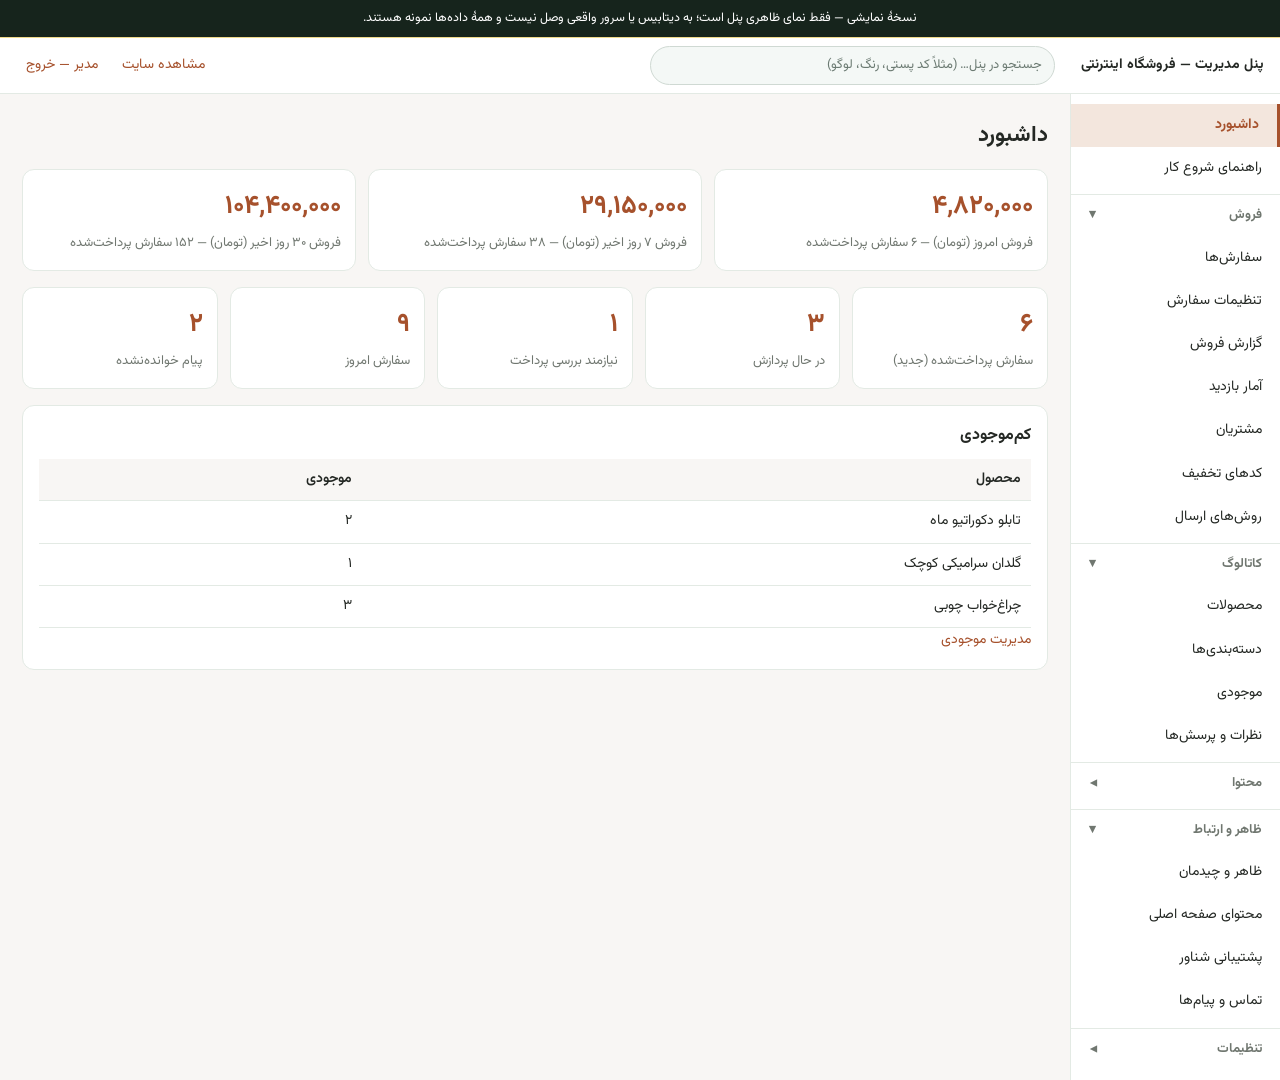
<file: index.html>
<!doctype html>
<html lang="fa" dir="rtl">
<head>
<meta charset="utf-8">
<meta name="viewport" content="width=device-width,initial-scale=1">
<meta name="robots" content="noindex,nofollow">
<title>پنل مدیریت — فروشگاه اینترنتی (نسخه نمایشی)</title>
<link rel="stylesheet" href="assets/css/admin.css">
<style>
.demobar{background:#16241c;color:#fff;text-align:center;font-size:12.5px;padding:7px 10px}
</style>
</head>
<body class="adm">
<div class="demobar">نسخهٔ نمایشی — فقط نمای ظاهری پنل است؛ به دیتابیس یا سرور واقعی وصل نیست و همهٔ داده‌ها نمونه هستند.</div>
<header class="atop">
  <button class="amenu" type="button" data-amenu aria-label="منو">☰</button>
  <b>پنل مدیریت — فروشگاه اینترنتی</b>
  <div class="asearch" role="search"><input type="search" placeholder="جستجو در پنل… (مثلاً کد پستی، رنگ، لوگو)" aria-label="جستجو در پنل" autocomplete="off"></div>
  <span class="grow"></span>
  <a href="#" target="_blank" rel="noopener">مشاهده سایت</a>
  <a href="login.html" class="link" style="padding:6px 10px">مدیر — خروج</a>
</header>
<div class="alay">
  <div class="aback" data-aback></div>
  <nav class="aside" data-aside>
    <div class="aclose"><span>منو</span><button type="button" data-aclose aria-label="بستن">✕</button></div>

    <div class="navrow"><a href="#" class="navlink on" data-view="dashboard">داشبورد</a></div>
    <div class="navrow"><a href="#" class="navlink" data-view="help">راهنمای شروع کار</a></div>

    <details class="ngrp" open><summary>فروش</summary>
      <div class="navrow"><a href="#" class="navlink" data-view="orders">سفارش‌ها</a></div>
      <div class="navrow"><a href="#" class="navlink" data-view="order_settings">تنظیمات سفارش</a></div>
      <div class="navrow"><a href="#" class="navlink" data-view="reports">گزارش فروش</a></div>
      <div class="navrow"><a href="#" class="navlink" data-view="visits">آمار بازدید</a></div>
      <div class="navrow"><a href="#" class="navlink" data-view="customers">مشتریان</a></div>
      <div class="navrow"><a href="#" class="navlink" data-view="coupons">کدهای تخفیف</a></div>
      <div class="navrow"><a href="#" class="navlink" data-view="shipping">روش‌های ارسال</a></div>
    </details>

    <details class="ngrp" open><summary>کاتالوگ</summary>
      <div class="navrow"><a href="#" class="navlink" data-view="products">محصولات</a></div>
      <div class="navrow"><a href="#" class="navlink" data-view="categories">دسته‌بندی‌ها</a></div>
      <div class="navrow"><a href="#" class="navlink" data-view="stock">موجودی</a></div>
      <div class="navrow"><a href="#" class="navlink" data-view="reviews">نظرات و پرسش‌ها</a></div>
    </details>

    <details class="ngrp"><summary>محتوا</summary>
      <div class="navrow"><a href="#" class="navlink" data-view="articles">مقاله‌ها</a></div>
      <div class="navrow"><a href="#" class="navlink" data-view="pages">صفحات</a></div>
      <div class="navrow"><a href="#" class="navlink" data-view="banners">بنرها</a></div>
      <div class="navrow"><a href="#" class="navlink" data-view="menus">منوها و فوتر</a></div>
    </details>

    <details class="ngrp" open><summary>ظاهر و ارتباط</summary>
      <div class="navrow"><a href="#" class="navlink" data-view="appearance">ظاهر و چیدمان</a></div>
      <div class="navrow"><a href="#" class="navlink" data-view="home">محتوای صفحه اصلی</a></div>
      <div class="navrow"><a href="#" class="navlink" data-view="support">پشتیبانی شناور</a></div>
      <div class="navrow"><a href="#" class="navlink" data-view="contact">تماس و پیام‌ها</a></div>
    </details>

    <details class="ngrp"><summary>تنظیمات</summary>
      <div class="navrow"><a href="#" class="navlink" data-view="store_settings">تنظیمات پنل</a></div>
      <div class="navrow"><a href="#" class="navlink" data-view="payment">درگاه پرداخت</a></div>
      <div class="navrow"><a href="#" class="navlink" data-view="sms">پیامک</a></div>
      <div class="navrow"><a href="#" class="navlink" data-view="integrations">اتصالات</a></div>
      <div class="navrow"><a href="#" class="navlink" data-view="password">رمز عبور</a></div>
      <div class="navrow"><a href="#" class="navlink" data-view="security">امنیت</a></div>
      <div class="navrow"><a href="#" class="navlink" data-view="code">کد تحلیلگر</a></div>
      <div class="navrow"><a href="#" class="navlink" data-view="admins">مدیران و دسترسی‌ها</a></div>
    </details>
  </nav>

  <main class="amain">

    <!-- ===================== داشبورد ===================== -->
    <section class="view on" id="view-dashboard">
      <h1>داشبورد</h1>
      <div class="stats">
        <div class="stat"><b>۴,۸۲۰,۰۰۰</b><span>فروش امروز (تومان) — ۶ سفارش پرداخت‌شده</span></div>
        <div class="stat"><b>۲۹,۱۵۰,۰۰۰</b><span>فروش ۷ روز اخیر (تومان) — ۳۸ سفارش پرداخت‌شده</span></div>
        <div class="stat"><b>۱۰۴,۴۰۰,۰۰۰</b><span>فروش ۳۰ روز اخیر (تومان) — ۱۵۲ سفارش پرداخت‌شده</span></div>
      </div>
      <div class="stats">
        <a class="stat" href="#" data-view="orders"><b>۶</b><span>سفارش پرداخت‌شده (جدید)</span></a>
        <a class="stat" href="#" data-view="orders"><b>۳</b><span>در حال پردازش</span></a>
        <a class="stat" href="#" data-view="orders"><b>۱</b><span>نیازمند بررسی پرداخت</span></a>
        <a class="stat" href="#" data-view="orders"><b>۹</b><span>سفارش امروز</span></a>
        <a class="stat" href="#" data-view="contact"><b>۲</b><span>پیام خوانده‌نشده</span></a>
      </div>
      <div class="card">
        <h2>کم‌موجودی</h2>
        <table><tr><th>محصول</th><th>موجودی</th></tr>
          <tr><td>تابلو دکوراتیو ماه</td><td>۲</td></tr>
          <tr><td>گلدان سرامیکی کوچک</td><td>۱</td></tr>
          <tr><td>چراغ‌خواب چوبی</td><td>۳</td></tr>
        </table>
        <a href="#" data-view="stock">مدیریت موجودی</a>
      </div>
    </section>

    <!-- ===================== راهنمای شروع کار ===================== -->
    <section class="view" id="view-help">
      <h1>راهنمای شروع کار</h1>
      <p class="mut">اگر تازه شروع کرده‌اید، این مراحل را به‌ترتیب انجام دهید. هر مرحله دکمه‌ای دارد که شما را به همان بخش می‌برد. هرجای پنل دکمهٔ «؟» دیدید، روی آن بزنید تا توضیح ساده بگیرید. بالای صفحه هم کادر «جستجو در پنل» است؛ هر چیزی را که نمی‌دانید کجاست آنجا بنویسید.</p>
      <div class="stack">
        <div class="card"><h2>۱. نام و ظاهر فروشگاه</h2><p>نام فروشگاه، شعار، لوگو و رنگ اصلی را بنویسید و ذخیره کنید. از «ظاهر و چیدمان» می‌توانید ترتیب بخش‌های صفحهٔ اصلی را هم عوض کنید.</p><p><a class="btn ghost" href="#" data-view="appearance">رفتن به این بخش</a></p></div>
        <div class="card"><h2>۲. اطلاعات تماس</h2><p>تلفن، ایمیل، نشانی و لینک شبکه‌های اجتماعی (اینستاگرام، روبیکا، بله، ایتا و ...). فقط موارد پرشده در سایت دیده می‌شود.</p><p><a class="btn ghost" href="#" data-view="contact">رفتن به این بخش</a></p></div>
        <div class="card"><h2>۳. دسته‌بندی‌ها</h2><p>اول چند دستهٔ اصلی بسازید (مثلاً «تابلو»، «مجسمه»). بعد محصولات را داخل آن‌ها می‌گذارید.</p><p><a class="btn ghost" href="#" data-view="categories">رفتن به این بخش</a></p></div>
        <div class="card"><h2>۴. محصولات</h2><p>روی «+ محصول جدید» بزنید؛ نام، قیمت، موجودی و عکس را بنویسید. اگر محصول رنگ یا اندازهٔ مختلف دارد، نوع را «متغیر» بگذارید. محصولات «[نمونه]» را پاک کنید.</p><p><a class="btn ghost" href="#" data-view="products">رفتن به این بخش</a></p></div>
        <div class="card"><h2>۵. روش‌های ارسال</h2><p>هزینهٔ ارسال را خودتان تعیین کنید و بعد تیک «بررسی و تأیید کرده‌ام» را بزنید.</p><p><a class="btn ghost" href="#" data-view="shipping">رفتن به این بخش</a></p></div>
        <div class="card"><h2>۶. تنظیمات سفارش</h2><p>کد پستی اجباری باشد یا نه، حداقل مبلغ سفارش، مدت رزرو موجودی و هشدار کم‌موجودی را اینجا بگذارید.</p><p><a class="btn ghost" href="#" data-view="order_settings">رفتن به این بخش</a></p></div>
        <div class="card"><h2>۷. روش پرداخت</h2><p>برای فروش واقعی یک درگاه را فعال کنید (کلیدها در «اتصالات»). برای تست یا پرداخت در محل، گزینهٔ «ثبت سفارش بدون پرداخت آنلاین» را روشن کنید.</p><p><a class="btn ghost" href="#" data-view="payment">رفتن به این بخش</a></p></div>
        <div class="card"><h2>۸. یک سفارش آزمایشی بدهید</h2><p>از سایت یک کالا بخرید و ببینید سفارش در «سفارش‌ها» می‌آید. وضعیت‌ها را امتحان کنید.</p><p><a class="btn ghost" href="#" data-view="orders">رفتن به این بخش</a></p></div>
        <div class="card"><h2>۹. صفحه‌های قوانین</h2><p>درباره ما، قوانین و حریم خصوصی را با متن واقعی خودتان بنویسید (ویرایشگر متن مثل وردپرس است).</p><p><a class="btn ghost" href="#" data-view="pages">رفتن به این بخش</a></p></div>
        <div class="card"><h2>۱۰. امنیت</h2><p>رمز قوی بگذارید و «ورود دومرحله‌ای» را روشن کنید. رمز اولیه را عوض کنید.</p><p><a class="btn ghost" href="#" data-view="security">رفتن به این بخش</a></p></div>
      </div>
      <div class="card"><h2>نکته‌های مهم</h2><ul><li>تغییرات هر صفحه با دکمهٔ «ذخیره» همان صفحه ثبت می‌شود.</li><li>برای ویرایش هر مورد (دسته، بنر، کد تخفیف، ...) روی «ویرایش» بزنید تا وارد صفحهٔ مخصوص همان مورد شوید.</li><li>برای هر عکسی که می‌گذارید، «متن جایگزین تصویر» را بنویسید؛ به گوگل کمک می‌کند.</li><li>اگر ظاهر سایت را خراب کردید: «تنظیمات پنل» ← «بازنشانی ظاهر».</li></ul></div>
    </section>

    <!-- ===================== سفارش‌ها ===================== -->
    <section class="view" id="view-orders">
      <h1>سفارش‌ها <small>(۱۵۲)</small></h1>
      <form class="card inline" onsubmit="return false">
        <input placeholder="شماره سفارش، موبایل، نام یا شهر">
        <select><option value="">همه وضعیت‌ها</option><option>در انتظار پرداخت</option><option>نیازمند بررسی پرداخت</option><option>پرداخت‌شده</option><option>در حال پردازش</option><option>ارسال‌شده</option><option>تحویل‌شده</option><option>لغوشده</option><option>منقضی‌شده</option></select>
        <button class="btn" type="submit">جستجو</button>
        <a class="btn ghost" href="#">دریافت CSV</a>
      </form>
      <div class="card scroll">
        <table>
          <tr><th>شماره</th><th>مشتری</th><th>موبایل</th><th>مبلغ (تومان)</th><th>وضعیت</th><th>تاریخ</th></tr>
          <tr><td><a href="#" data-view="order">۱۰۴۸۲</a></td><td>سارا محمدی</td><td dir="ltr">۰۹۱۲۱۲۳۴۵۶۷</td><td>۱,۴۵۰,۰۰۰</td><td><span class="pill s-paid">پرداخت‌شده</span></td><td>۱۴۰۵/۰۸/۲۸</td></tr>
          <tr><td><a href="#" data-view="order">۱۰۴۸۱</a></td><td>علی رضایی</td><td dir="ltr">۰۹۱۳۴۴۵۶۷۸۹</td><td>۸۹۰,۰۰۰</td><td><span class="pill s-processing">در حال پردازش</span></td><td>۱۴۰۵/۰۸/۲۸</td></tr>
          <tr><td><a href="#" data-view="order">۱۰۴۸۰</a></td><td>نگار احمدی</td><td dir="ltr">۰۹۱۹۸۸۷۷۶۶۵</td><td>۲,۱۰۰,۰۰۰</td><td><span class="pill s-shipped">ارسال‌شده</span></td><td>۱۴۰۵/۰۸/۲۷</td></tr>
          <tr><td><a href="#" data-view="order">۱۰۴۷۹</a></td><td>امیر حسینی</td><td dir="ltr">۰۹۳۵۱۱۲۲۳۳۴</td><td>۶۲۰,۰۰۰</td><td><span class="pill s-delivered">تحویل‌شده</span></td><td>۱۴۰۵/۰۸/۲۶</td></tr>
          <tr><td><a href="#" data-view="order">۱۰۴۷۸</a></td><td>مریم کریمی</td><td dir="ltr">۰۹۱۲۳۳۴۴۵۵۶</td><td>۳۴۰,۰۰۰</td><td><span class="pill s-payment_review">نیازمند بررسی</span></td><td>۱۴۰۵/۰۸/۲۶</td></tr>
          <tr><td><a href="#" data-view="order">۱۰۴۷۷</a></td><td>زهرا قاسمی</td><td dir="ltr">۰۹۱۸۷۷۷۸۸۹۹</td><td>۱,۹۸۰,۰۰۰</td><td><span class="pill s-cancelled">لغوشده</span></td><td>۱۴۰۵/۰۸/۲۵</td></tr>
          <tr><td><a href="#" data-view="order">۱۰۴۷۶</a></td><td>حسین نوری</td><td dir="ltr">۰۹۱۱۲۲۳۴۴۵۵</td><td>۷۵۰,۰۰۰</td><td><span class="pill s-pending_payment">در انتظار پرداخت</span></td><td>۱۴۰۵/۰۸/۲۵</td></tr>
          <tr><td><a href="#" data-view="order">۱۰۴۷۵</a></td><td>فاطمه صادقی</td><td dir="ltr">۰۹۱۴۵۵۶۶۷۷۸</td><td>۴۸۰,۰۰۰</td><td><span class="pill s-expired">منقضی‌شده</span></td><td>۱۴۰۵/۰۸/۲۴</td></tr>
        </table>
      </div>
      <nav class="pager"><a class="on" href="#">۱</a><a href="#">۲</a><a href="#">۳</a><a href="#">۴</a></nav>
    </section>

    <!-- ===================== سفارش (جزئیات) ===================== -->
    <section class="view" id="view-order">
      <h1>سفارش ۱۰۴۸۲ <span class="pill s-paid">پرداخت‌شده</span></h1>
      <div class="grid2">
        <div class="card"><h2>مشتری</h2>
          <p>سارا محمدی — ۰۹۱۲۱۲۳۴۵۶۷</p>
          <p>تهران، تهران</p>
          <p>خیابان ولیعصر، نرسیده به میدان ونک، پلاک ۱۲، واحد ۳</p>
          <p>کد پستی: ۱۹۳۸۷۴۵۶۱۲</p>
          <p><b>توضیح مشتری:</b> لطفاً بسته‌بندی هدیه باشد، تشکر.</p>
          <p class="mut">ثبت: ۱۴۰۵/۰۸/۲۸ ۱۰:۱۴ — پرداخت: ۱۴۰۵/۰۸/۲۸ ۱۰:۱۷</p>
        </div>
        <div class="card">
          <h2>تغییر وضعیت</h2>
          <form class="inline" onsubmit="return false">
            <select><option>در حال پردازش</option><option>ارسال‌شده</option><option>تحویل‌شده</option><option>لغو (و بازگرداندن موجودی)</option></select>
            <button class="btn" type="submit">ثبت</button>
          </form>
          <p class="mut">وضعیت «پرداخت‌شده» فقط پس از تأیید رسمی درگاه به‌صورت خودکار ثبت می‌شود.</p>
          <h2>یادداشت مدیریتی (برای مشتری نمایش داده نمی‌شود)</h2>
          <form onsubmit="return false"><textarea rows="4">مشتری قبلاً هم خرید کرده؛ ارسال اولویت‌دار.</textarea><button class="btn" type="submit">ذخیره یادداشت</button></form>
        </div>
      </div>
      <div class="card scroll"><h2>اقلام</h2>
        <table><tr><th>کالا</th><th>کد</th><th>قیمت واحد</th><th>تعداد</th><th>جمع</th></tr>
          <tr><td>تابلو دکوراتیو ماه — مشکی</td><td dir="ltr">TBL-MOON-BLK</td><td>۱,۴۵۰,۰۰۰</td><td>۱</td><td>۱,۴۵۰,۰۰۰</td></tr>
          <tr><td colspan="4">جمع اقلام</td><td>۱,۴۵۰,۰۰۰</td></tr>
          <tr><td colspan="4">کد تخفیف WELCOME10</td><td>−۱۴۵,۰۰۰</td></tr>
          <tr><td colspan="4">ارسال (پست پیشتاز)</td><td>۴۵,۰۰۰</td></tr>
          <tr><th colspan="4">مبلغ کل (تومان)</th><th>۱,۳۵۰,۰۰۰</th></tr>
        </table>
      </div>
      <div class="grid2">
        <div class="card scroll"><h2>پرداخت‌ها</h2>
          <table><tr><th>درگاه</th><th>مبلغ</th><th>وضعیت</th><th>شناسه پیگیری</th><th>زمان</th></tr>
            <tr><td>زرین‌پال</td><td>۱,۳۵۰,۰۰۰</td><td>موفق</td><td dir="ltr">A000012345678</td><td>۱۴۰۵/۰۸/۲۸ ۱۰:۱۷</td></tr>
          </table>
        </div>
        <div class="card"><h2>تاریخچه</h2>
          <ul class="log">
            <li>۱۴۰۵/۰۸/۲۸ ۱۰:۱۴ — سفارش ثبت شد <small class="mut">(مشتری)</small></li>
            <li>۱۴۰۵/۰۸/۲۸ ۱۰:۱۷ — پرداخت تأیید شد <small class="mut">(سامانه)</small></li>
            <li>۱۴۰۵/۰۸/۲۸ ۱۱:۰۲ — یادداشت مدیریتی ثبت شد <small class="mut">(admin)</small></li>
          </ul>
        </div>
      </div>
      <div class="card scroll"><h2>صفحاتی که این مشتری قبل از سفارش دیده</h2>
        <table><tr><th>زمان</th><th>نوع</th><th>صفحه/محصول</th></tr>
          <tr><td>۱۴۰۵/۰۸/۲۸ ۰۹:۵۰</td><td>خانه</td><td dir="ltr">/</td></tr>
          <tr><td>۱۴۰۵/۰۸/۲۸ ۰۹:۵۲</td><td>دسته‌بندی</td><td>تابلو و دکوری دیواری</td></tr>
          <tr><td>۱۴۰۵/۰۸/۲۸ ۰۹:۵۵</td><td>محصول</td><td>تابلو دکوراتیو ماه</td></tr>
        </table>
        <p class="mut">این فهرست بر اساس شناسهٔ ناشناسِ مرورگر مشتری است، نه حساب کاربری؛ اگر از چند دستگاه خرید کرده باشد، فقط همان مرورگری که سفارش را نهایی کرده دیده می‌شود.</p>
      </div>
      <p><a class="btn ghost" href="#" data-view="orders">← بازگشت به فهرست سفارش‌ها</a></p>
    </section>

    <!-- ===================== تنظیمات سفارش ===================== -->
    <section class="view" id="view-order_settings">
      <h1>تنظیمات سفارش</h1>
      <p class="mut">هر چیزی که به «خرید و ثبت سفارش» مربوط است اینجاست. روش پرداخت را در «درگاه پرداخت»، هزینهٔ ارسال را در «روش‌های ارسال» تنظیم کنید.</p>
      <form class="card stack" onsubmit="return false">
        <h2>ورود و ثبت‌نام مشتری</h2>
        <label class="chk"><input type="checkbox"> ورود یا ثبت‌نام قبل از «افزودن به سبد خرید» الزامی باشد</label>
        <label class="chk"><input type="checkbox"> ورود یا ثبت‌نام قبل از «ادامه ثبت سفارش» الزامی باشد (خرید مهمان غیرفعال می‌شود)</label>
        <h2>فرم ثبت سفارش</h2>
        <label class="chk"><input type="checkbox" checked> وارد کردن کد پستی اجباری باشد</label>
        <label class="chk"><input type="checkbox" checked> فیلد «توضیحات سفارش» در تسویه‌حساب نمایش داده شود</label>
        <h2>محدودیت‌های سفارش</h2>
        <label>حداقل مبلغ سفارش (تومان؛ ۰ = بدون محدودیت)<input value="۰"></label>
        <label>حداکثر تعداد از هر محصول در یک ردیف سبد (۱ تا ۲۰)<input value="۲۰"></label>
        <h2>تأیید قوانین پیش از پرداخت</h2>
        <label class="chk"><input type="checkbox" checked> پیش از ثبت سفارش، تیک «قوانین و مقررات را مطالعه کردم و می‌پذیرم» الزامی باشد</label>
        <div class="grid2">
          <label>صفحهٔ اول (مثلاً «قوانین و مقررات»)<select><option>— انتخاب نشده —</option><option selected>قوانین و مقررات</option><option>درباره ما</option><option>حریم خصوصی</option></select></label>
          <label>صفحهٔ دوم (اختیاری — مثلاً «حریم خصوصی»)<select><option>— انتخاب نشده —</option><option>درباره ما</option><option selected>حریم خصوصی</option></select></label>
        </div>
        <p class="mut">صفحه‌ها را از «محتوا ← صفحات» می‌سازید. اگر تیک بالا را بزنید ولی هیچ صفحه‌ای انتخاب نکنید، فقط متن تأیید نمایش داده می‌شود (بدون لینک).</p>
        <h2>موجودی</h2>
        <label>مدت رزرو موجودی پس از ثبت سفارش (دقیقه، ۱۰ تا ۲۴۰)<input value="۳۰"></label>
        <label>آستانه هشدار کم‌موجودی<input value="۳"></label>
        <div class="bar"><button class="btn" type="submit">ذخیره</button></div>
      </form>
    </section>

    <!-- ===================== گزارش فروش ===================== -->
    <section class="view" id="view-reports">
      <h1>گزارش فروش</h1>
      <form class="card" onsubmit="return false"><label>بازهٔ زمانی<select><option>۷ روز اخیر</option><option selected>۳۰ روز اخیر</option><option>۹۰ روز اخیر</option><option>یک سال اخیر</option></select></label>
        <span class="mut"> فقط سفارش‌های پرداخت‌شده (پرداخت‌شده، در حال پردازش، ارسال‌شده، تحویل‌شده) حساب می‌شود.</span></form>
      <div class="grid3">
        <div class="card"><small class="mut">فروش کل</small><h2>۱۰۴,۴۰۰,۰۰۰ <small>تومان</small></h2></div>
        <div class="card"><small class="mut">تعداد سفارش</small><h2>۱۵۲</h2></div>
        <div class="card"><small class="mut">میانگین هر سفارش</small><h2>۶۸۶,۸۴۲ <small>تومان</small></h2></div>
        <div class="card"><small class="mut">مشتری‌های خریدار</small><h2>۱۱۸</h2></div>
        <div class="card"><small class="mut">مجموع تخفیف کد</small><h2>۳,۸۰۰,۰۰۰ <small>تومان</small></h2></div>
        <div class="card"><small class="mut">مجموع هزینهٔ ارسال</small><h2>۴,۹۵۰,۰۰۰ <small>تومان</small></h2></div>
      </div>
      <div class="card"><h2>فروش روزانه</h2>
        <svg viewBox="0 0 720 222" role="img" aria-label="نمودار فروش روزانه" style="width:100%;height:auto">
          <rect x="4" y="90" width="18" height="110" rx="2" fill="#A6512C"><title>۱۴۰۵/۰۸/۲۸ — ۹ سفارش — ۴,۸۲۰,۰۰۰ تومان</title></rect>
          <rect x="28" y="130" width="18" height="70" rx="2" fill="#A6512C"><title>۱۴۰۵/۰۸/۲۷ — ۶ سفارش — ۳,۱۰۰,۰۰۰ تومان</title></rect>
          <rect x="52" y="60" width="18" height="140" rx="2" fill="#A6512C"><title>۱۴۰۵/۰۸/۲۶ — ۱۲ سفارش — ۶,۲۰۰,۰۰۰ تومان</title></rect>
          <rect x="76" y="150" width="18" height="50" rx="2" fill="#A6512C"><title>۱۴۰۵/۰۸/۲۵ — ۴ سفارش — ۲,۴۰۰,۰۰۰ تومان</title></rect>
          <rect x="100" y="20" width="18" height="180" rx="2" fill="#A6512C"><title>۱۴۰۵/۰۸/۲۴ — ۱۸ سفارش — ۸,۹۰۰,۰۰۰ تومان</title></rect>
          <rect x="124" y="110" width="18" height="90" rx="2" fill="#A6512C"><title>۱۴۰۵/۰۸/۲۳ — ۷ سفارش — ۳,۸۰۰,۰۰۰ تومان</title></rect>
          <rect x="148" y="170" width="18" height="30" rx="2" fill="#A6512C"><title>۱۴۰۵/۰۸/۲۲ — ۲ سفارش — ۱,۱۰۰,۰۰۰ تومان</title></rect>
          <line x1="0" y1="200" x2="720" y2="200" stroke="#ccc"/>
          <text x="720" y="216" font-size="11" text-anchor="end" fill="#707770">۱۴۰۵/۰۷/۲۹</text>
          <text x="0" y="216" font-size="11" fill="#707770">۱۴۰۵/۰۸/۲۸</text>
        </svg>
        <p class="mut">بالاترین روز: ۸,۹۰۰,۰۰۰ تومان. نشانگر را روی هر ستون ببرید تا عدد همان روز دیده شود.</p>
      </div>
      <div class="grid2">
        <div class="card scroll"><h2>پرفروش‌ترین محصولات</h2><table><tr><th>محصول</th><th>تعداد</th><th>مبلغ (تومان)</th></tr>
          <tr><td>تابلو دکوراتیو ماه</td><td>۴۲</td><td>۴۵,۴۰۰,۰۰۰</td></tr>
          <tr><td>گلدان سرامیکی کوچک</td><td>۳۱</td><td>۱۸,۶۰۰,۰۰۰</td></tr>
          <tr><td>ست دکوری سه‌تکه</td><td>۱۹</td><td>۲۲,۸۰۰,۰۰۰</td></tr>
          <tr><td>آینه دکوراتیو گرد</td><td>۱۲</td><td>۹,۶۰۰,۰۰۰</td></tr>
        </table></div>
        <div class="card scroll"><h2>به تفکیک درگاه</h2><table><tr><th>درگاه</th><th>تعداد</th><th>مبلغ (تومان)</th></tr>
          <tr><td>زرین‌پال</td><td>۱۲۸</td><td>۸۹,۱۰۰,۰۰۰</td></tr>
          <tr><td>آزمایشی</td><td>۲۴</td><td>۱۵,۳۰۰,۰۰۰</td></tr>
        </table></div>
        <div class="card scroll"><h2>به تفکیک استان</h2><table><tr><th>استان</th><th>سفارش</th><th>مبلغ (تومان)</th></tr>
          <tr><td>تهران</td><td>۷۴</td><td>۵۱,۲۰۰,۰۰۰</td></tr>
          <tr><td>اصفهان</td><td>۲۲</td><td>۱۴,۱۰۰,۰۰۰</td></tr>
          <tr><td>خراسان رضوی</td><td>۱۸</td><td>۱۱,۸۰۰,۰۰۰</td></tr>
        </table></div>
        <div class="card scroll"><h2>وضعیت همهٔ سفارش‌های ثبت‌شده</h2><table><tr><th>وضعیت</th><th>تعداد</th></tr>
          <tr><td>پرداخت‌شده</td><td>۶</td></tr><tr><td>در حال پردازش</td><td>۳</td></tr><tr><td>ارسال‌شده</td><td>۵</td></tr><tr><td>تحویل‌شده</td><td>۱۳۲</td></tr><tr><td>لغوشده</td><td>۴</td></tr><tr><td>منقضی‌شده</td><td>۲</td></tr>
        </table></div>
      </div>
      <p><a class="btn ghost" href="#">دریافت سفارش‌ها (CSV)</a></p>
    </section>

    <!-- ===================== آمار بازدید ===================== -->
    <section class="view" id="view-visits">
      <h1>آمار بازدید</h1>
      <form class="card" onsubmit="return false"><label>بازهٔ زمانی<select><option>۷ روز اخیر</option><option selected>۳۰ روز اخیر</option><option>۹۰ روز اخیر</option><option>یک سال اخیر</option></select></label>
        <span class="mut"> «بازدید یکتا» یعنی یک آی‌پی در یک روز برای یک صفحه فقط یک‌بار شمرده می‌شود، حتی اگر چندبار آن صفحه را باز کرده باشد.</span></form>
      <div class="grid3">
        <div class="card"><small class="mut">بازدید یکتا (آی‌پی+روز)</small><h2>۳,۴۸۰</h2></div>
        <div class="card"><small class="mut">مجموع بازدیدها (خام)</small><h2>۹,۲۱۰</h2></div>
        <div class="card"><small class="mut">آی‌پی‌های متفاوت</small><h2>۱,۱۰۵</h2></div>
      </div>
      <div class="card"><h2>نمودار بازدید روزانه</h2>
        <svg viewBox="0 0 720 180" role="img" aria-label="نمودار بازدید روزانه" style="width:100%;height:auto">
          <rect x="4" y="60" width="18" height="100" rx="2" fill="#1C4A85"/>
          <rect x="28" y="40" width="18" height="120" rx="2" fill="#1C4A85"/>
          <rect x="52" y="90" width="18" height="70" rx="2" fill="#1C4A85"/>
          <rect x="76" y="20" width="18" height="140" rx="2" fill="#1C4A85"/>
          <rect x="100" y="70" width="18" height="90" rx="2" fill="#1C4A85"/>
          <rect x="124" y="100" width="18" height="60" rx="2" fill="#1C4A85"/>
          <rect x="148" y="110" width="18" height="50" rx="2" fill="#1C4A85"/>
          <line x1="0" y1="160" x2="720" y2="160" stroke="#ccc"/>
        </svg>
      </div>
      <div class="card scroll"><h2>پربازدیدترین صفحات</h2>
        <table><tr><th>صفحه</th><th>نوع</th><th>بازدید یکتا</th><th>مجموع بازدید</th><th>آخرین بازدید</th></tr>
          <tr><td dir="ltr" style="text-align:left">/</td><td>خانه</td><td>۱,۲۱۰</td><td>۳,۰۵۰</td><td>۱۴۰۵/۰۸/۲۸ ۲۲:۱۰</td></tr>
          <tr><td dir="ltr" style="text-align:left">/products</td><td>فهرست محصولات</td><td>۸۹۰</td><td>۲,۱۰۰</td><td>۱۴۰۵/۰۸/۲۸ ۲۱:۵۰</td></tr>
          <tr><td dir="ltr" style="text-align:left">/product/moon-decor<br><small class="mut">تابلو دکوراتیو ماه</small></td><td>محصول</td><td>۵۴۰</td><td>۱,۳۲۰</td><td>۱۴۰۵/۰۸/۲۸ ۲۰:۱۵</td></tr>
          <tr><td dir="ltr" style="text-align:left">/category/wall-decor<br><small class="mut">تابلو و دکوری دیواری</small></td><td>دسته‌بندی</td><td>۳۰۵</td><td>۷۴۰</td><td>۱۴۰۵/۰۸/۲۸ ۱۹:۴۰</td></tr>
          <tr><td dir="ltr" style="text-align:left">/page/about<br><small class="mut">درباره ما</small></td><td>صفحهٔ متنی</td><td>۱۴۰</td><td>۳۲۰</td><td>۱۴۰۵/۰۸/۲۷ ۱۸:۰۵</td></tr>
        </table>
      </div>
      <p class="mut">تاریخچهٔ بازدید هر مشتری قبل از سفارش، داخل همان سفارش (صفحهٔ سفارش‌ها) نمایش داده می‌شود.</p>
    </section>

    <!-- ===================== مشتریان ===================== -->
    <section class="view" id="view-customers">
      <h1>مشتریان <small>(حساب‌های ثبت‌شده با موبایل)</small></h1>
      <form class="card inline" onsubmit="return false"><input placeholder="موبایل یا نام"><button class="btn" type="submit">جستجو</button><a class="btn ghost" href="#">دریافت CSV</a></form>
      <div class="card scroll">
        <table><tr><th>موبایل</th><th>نام</th><th>عضویت</th><th>آخرین ورود</th><th>سفارش پرداخت‌شده</th><th>جمع خرید (تومان)</th></tr>
          <tr><td dir="ltr">۰۹۱۲۱۲۳۴۵۶۷</td><td>سارا محمدی</td><td>۱۴۰۵/۰۴/۱۲</td><td>۱۴۰۵/۰۸/۲۸</td><td>۵</td><td>۶,۸۰۰,۰۰۰</td></tr>
          <tr><td dir="ltr">۰۹۱۳۴۴۵۶۷۸۹</td><td>علی رضایی</td><td>۱۴۰۵/۰۵/۰۳</td><td>۱۴۰۵/۰۸/۲۸</td><td>۲</td><td>۱,۷۸۰,۰۰۰</td></tr>
          <tr><td dir="ltr">۰۹۱۹۸۸۷۷۶۶۵</td><td>نگار احمدی</td><td>۱۴۰۵/۰۲/۲۰</td><td>۱۴۰۵/۰۸/۲۷</td><td>۸</td><td>۱۱,۲۰۰,۰۰۰</td></tr>
          <tr><td dir="ltr">۰۹۳۵۱۱۲۲۳۳۴</td><td>امیر حسینی</td><td>۱۴۰۵/۰۶/۰۱</td><td>۱۴۰۵/۰۸/۲۶</td><td>۱</td><td>۶۲۰,۰۰۰</td></tr>
          <tr><td dir="ltr">۰۹۱۲۳۳۴۴۵۵۶</td><td>مریم کریمی</td><td>۱۴۰۵/۰۱/۱۵</td><td>—</td><td>۰</td><td>۰</td></tr>
          <tr><td dir="ltr">۰۹۱۸۷۷۷۸۸۹۹</td><td>زهرا قاسمی</td><td>۱۴۰۵/۰۷/۰۹</td><td>۱۴۰۵/۰۸/۲۵</td><td>۳</td><td>۴,۲۰۰,۰۰۰</td></tr>
        </table>
      </div>
    </section>

    <!-- ===================== کدهای تخفیف (فهرست) ===================== -->
    <section class="view" id="view-coupons">
      <h1>کدهای تخفیف</h1>
      <p class="mut">اعتبار و مبلغ تخفیف هنگام ثبت سفارش دوباره در سرور بررسی می‌شود؛ مشتری نمی‌تواند آن را دستکاری کند.</p>
      <p><a class="btn" href="#" data-view="coupon_form">+ کد تخفیف جدید</a></p>
      <div class="card scroll">
        <table><tr><th>کد</th><th>مقدار</th><th>استفاده</th><th>وضعیت</th><th></th></tr>
          <tr><td dir="ltr">WELCOME10</td><td>۱۰٪</td><td>۱۸۴ / ۵۰۰</td><td>فعال</td><td class="act"><a href="#" data-view="coupon_form">ویرایش</a><button class="link danger" type="button">حذف</button></td></tr>
          <tr><td dir="ltr">SEND0</td><td>—</td><td>۴۲</td><td>فعال</td><td class="act"><a href="#" data-view="coupon_form">ویرایش</a><button class="link danger" type="button">حذف</button></td></tr>
          <tr><td dir="ltr">OFF50</td><td>۵۰,۰۰۰ تومان</td><td>۹ / ۱۰۰</td><td>غیرفعال</td><td class="act"><a href="#" data-view="coupon_form">ویرایش</a><button class="link danger" type="button">حذف</button></td></tr>
          <tr><td dir="ltr">NOWRUZ1404</td><td>۱۵٪</td><td>۳۰۱ / ۳۰۰</td><td>غیرفعال</td><td class="act"><a href="#" data-view="coupon_form">ویرایش</a><button class="link danger" type="button">حذف</button></td></tr>
        </table>
      </div>
    </section>

    <!-- ===================== کد تخفیف (فرم) ===================== -->
    <section class="view" id="view-coupon_form">
      <h1>ویرایش کد تخفیف: WELCOME10</h1>
      <p><a class="btn ghost" href="#" data-view="coupons">← بازگشت به فهرست</a></p>
      <form class="card stack" onsubmit="return false">
        <h2>ویرایش کد</h2>
        <label>کد (انگلیسی/عدد)<input dir="ltr" value="WELCOME10"></label>
        <label>نوع<select><option selected>درصدی</option><option>مبلغ ثابت (تومان)</option></select></label>
        <label>مقدار<input value="۱۰"></label>
        <label>حداقل مبلغ سفارش (۰ = بدون محدودیت)<input value="۰"></label>
        <label>سقف تخفیف برای نوع درصدی (۰ = بدون سقف)<input value="۲۰۰۰۰۰"></label>
        <label>شروع اعتبار<input type="datetime-local" value="2026-10-01T00:00"></label>
        <label>پایان اعتبار<input type="datetime-local" value="2026-12-29T23:59"></label>
        <label>حداکثر دفعات استفاده (۰ = نامحدود)<input value="۵۰۰"></label>
        <label class="chk"><input type="checkbox" checked> فعال</label>
        <div class="bar"><button class="btn" type="submit">ذخیره</button></div>
      </form>
    </section>

    <!-- ===================== روش‌های ارسال (فهرست) ===================== -->
    <section class="view" id="view-shipping">
      <h1>روش‌های ارسال</h1>
      <p class="mut">هزینه ارسال را خودتان تعیین می‌کنید (تومان). «ارسال رایگان از مبلغ» اختیاری است (۰ = غیرفعال).</p>
      <div class="flash err">هزینه‌های ارسال هنوز به‌عنوان «بررسی‌شده» تأیید نشده‌اند. پس از تنظیم، تیک تأیید را بزنید.</div>
      <p><a class="btn" href="#" data-view="shipping_form">+ روش ارسال جدید</a></p>
      <div class="card scroll">
        <table><tr><th>عنوان</th><th>هزینه</th><th>رایگان از</th><th>وضعیت</th><th></th></tr>
          <tr><td>پست پیشتاز</td><td>۴۵,۰۰۰</td><td>۱,۵۰۰,۰۰۰</td><td>فعال</td><td class="act"><a href="#" data-view="shipping_form">ویرایش</a><button class="link danger" type="button">حذف</button></td></tr>
          <tr><td>تیپاکس</td><td>۶۰,۰۰۰</td><td>—</td><td>فعال</td><td class="act"><a href="#" data-view="shipping_form">ویرایش</a><button class="link danger" type="button">حذف</button></td></tr>
          <tr><td>پیک تهران (تحویل همان‌روز)</td><td>۸۰,۰۰۰</td><td>۲,۰۰۰,۰۰۰</td><td>غیرفعال</td><td class="act"><a href="#" data-view="shipping_form">ویرایش</a><button class="link danger" type="button">حذف</button></td></tr>
        </table>
        <form class="inline" onsubmit="return false"><label class="chk"><input type="checkbox"> هزینه‌ها را بررسی و تأیید کرده‌ام</label><button class="btn ghost" type="submit">ثبت</button></form>
      </div>
    </section>

    <!-- ===================== روش ارسال (فرم) ===================== -->
    <section class="view" id="view-shipping_form">
      <h1>ویرایش روش ارسال: پست پیشتاز</h1>
      <p><a class="btn ghost" href="#" data-view="shipping">← بازگشت به فهرست</a></p>
      <form class="card stack" onsubmit="return false">
        <h2>ویرایش روش</h2>
        <label>عنوان (مثلاً پیک تهران)<input value="پست پیشتاز"></label>
        <label>توضیح (زمان تحویل و ...)<input value="تحویل ۲ تا ۴ روز کاری به سراسر کشور"></label>
        <label>هزینه (تومان)<input value="۴۵۰۰۰"></label>
        <label>ارسال رایگان از مبلغ<input value="۱۵۰۰۰۰۰"></label>
        <label>ترتیب<input value="۱"></label>
        <label class="chk"><input type="checkbox" checked> فعال</label>
        <div class="bar"><button class="btn" type="submit">ذخیره</button></div>
      </form>
    </section>

    <!-- ===================== محصولات (فهرست) ===================== -->
    <section class="view" id="view-products">
      <p><a class="btn ghost" href="#" data-view="products_import">ورود/خروج گروهی (CSV)</a></p>
      <h1>محصولات <small>(۸۴)</small> <a class="btn" href="#" data-view="product_form">+ محصول جدید</a></h1>
      <form class="card inline" onsubmit="return false">
        <input placeholder="نام یا کد محصول">
        <select><option value="">همه</option><option>منتشرشده</option><option>پیش‌نویس</option></select>
        <button class="btn" type="submit">جستجو</button>
      </form>
      <div class="card scroll">
        <table>
          <tr><th></th><th>نام</th><th>کد</th><th>نوع</th><th>قیمت (تومان)</th><th>موجودی</th><th>وضعیت</th><th></th></tr>
          <tr><td><span class="thumb" style="display:inline-block;width:44px;height:44px"></span></td><td><a href="#" data-view="product_form">تابلو دکوراتیو ماه</a></td><td dir="ltr">TBL-MOON</td><td>متغیر</td><td>۱,۴۵۰,۰۰۰</td><td>۲</td><td><span class="pill s-paid">منتشرشده</span></td><td class="act"><a href="#" data-view="product_form">ویرایش</a><button class="link danger" type="button">حذف</button></td></tr>
          <tr><td><span class="thumb" style="display:inline-block;width:44px;height:44px"></span></td><td><a href="#" data-view="product_form">گلدان سرامیکی کوچک</a></td><td dir="ltr">VAS-CER-S</td><td>ساده</td><td>۳۹۰,۰۰۰</td><td>۱</td><td><span class="pill s-paid">منتشرشده</span></td><td class="act"><a href="#" data-view="product_form">ویرایش</a><button class="link danger" type="button">حذف</button></td></tr>
          <tr><td><span class="thumb" style="display:inline-block;width:44px;height:44px"></span></td><td><a href="#" data-view="product_form">چراغ‌خواب چوبی</a></td><td dir="ltr">LMP-WOOD</td><td>ساده</td><td>۷۲۰,۰۰۰</td><td>۳</td><td><span class="pill s-paid">منتشرشده</span></td><td class="act"><a href="#" data-view="product_form">ویرایش</a><button class="link danger" type="button">حذف</button></td></tr>
          <tr><td><span class="thumb" style="display:inline-block;width:44px;height:44px"></span></td><td><a href="#" data-view="product_form">ست دکوری سه‌تکه</a></td><td dir="ltr">SET-3PC</td><td>ساده</td><td>۱,۲۰۰,۰۰۰</td><td>۰</td><td><span class="pill s-expired">پیش‌نویس</span></td><td class="act"><a href="#" data-view="product_form">ویرایش</a><button class="link danger" type="button">حذف</button></td></tr>
          <tr><td><span class="thumb" style="display:inline-block;width:44px;height:44px"></span></td><td><a href="#" data-view="product_form">آینه دکوراتیو گرد</a></td><td dir="ltr">MIR-RND</td><td>متغیر</td><td>۹۸۰,۰۰۰</td><td>۷</td><td><span class="pill s-paid">منتشرشده</span></td><td class="act"><a href="#" data-view="product_form">ویرایش</a><button class="link danger" type="button">حذف</button></td></tr>
          <tr><td><span class="thumb" style="display:inline-block;width:44px;height:44px"></span></td><td><a href="#" data-view="product_form">شمعدان فلزی طرح برگ</a></td><td dir="ltr">CND-LEAF</td><td>ساده</td><td>۵۴۰,۰۰۰</td><td>۱۲</td><td><span class="pill s-paid">منتشرشده</span></td><td class="act"><a href="#" data-view="product_form">ویرایش</a><button class="link danger" type="button">حذف</button></td></tr>
          <tr><td><span class="thumb" style="display:inline-block;width:44px;height:44px"></span></td><td><a href="#" data-view="product_form">ساعت دیواری مینیمال</a></td><td dir="ltr">CLK-MIN</td><td>متغیر</td><td>۶۸۰,۰۰۰</td><td>۵</td><td><span class="pill s-paid">منتشرشده</span></td><td class="act"><a href="#" data-view="product_form">ویرایش</a><button class="link danger" type="button">حذف</button></td></tr>
          <tr><td><span class="thumb" style="display:inline-block;width:44px;height:44px"></span></td><td><a href="#" data-view="product_form">جاکلیدی دیواری چوبی</a></td><td dir="ltr">KEY-WD</td><td>ساده</td><td>۲۹۰,۰۰۰</td><td>۱۹</td><td><span class="pill s-paid">منتشرشده</span></td><td class="act"><a href="#" data-view="product_form">ویرایش</a><button class="link danger" type="button">حذف</button></td></tr>
        </table>
      </div>
      <nav class="pager"><a class="on" href="#">۱</a><a href="#">۲</a><a href="#">۳</a><a href="#">۴</a><a href="#">۵</a></nav>
    </section>

    <!-- ===================== محصول (فرم کامل) ===================== -->
    <section class="view" id="view-product_form">
      <h1>ویرایش: تابلو دکوراتیو ماه</h1>
      <form class="stack" onsubmit="return false">
        <div class="card grid2">
          <label>نام محصول<input required value="تابلو دکوراتیو ماه"></label>
          <label>کد محصول (SKU)<input dir="ltr" value="TBL-MOON"></label>
          <label>نشانی (slug) — خالی = خودکار<input dir="ltr" value="moon-decor"></label>
          <label>دسته‌بندی<select><option selected>تابلو و دکوری دیواری</option><option>دکوری میز و شلف</option><option>چراغ و نورپردازی</option><option>هدایای خاص</option></select></label>
          <label>نوع محصول<select><option>ساده (یک قیمت و موجودی)</option><option selected>متغیر (رنگ / مدل / اندازه)</option></select></label>
          <label>وضعیت<select><option selected>منتشرشده</option><option>پیش‌نویس (نمایش داده نمی‌شود)</option></select></label>
        </div>
        <div class="card scroll">
          <h2>گزینه‌ها (تنوع)</h2>
          <p class="mut">هر ردیف یک گزینه با قیمت و موجودی مستقل است. ردیف خالی نادیده گرفته می‌شود. قیمت و موجودی نمایشی محصول از روی گزینه‌های فعال محاسبه می‌شود.</p>
          <div class="qadd">
            <label>افزودن سریع رنگ‌ها با نام — مثلاً «سفید مشکی طوسی»<input placeholder="سفید مشکی طوسی" autocomplete="off"></label>
            <label>قیمت هر گزینه (اختیاری)<input inputmode="numeric"></label>
            <label>موجودی هر گزینه<input inputmode="numeric"></label>
            <button class="btn ghost" type="button">افزودن رنگ‌ها</button>
          </div>
          <div class="swprev" aria-label="پیش‌نمایش رنگ‌ها">
            <span class="swchip"><i style="background:#1a1a1a"></i>مشکی</span>
            <span class="swchip"><i style="background:#c9a15a"></i>طلایی</span>
          </div>
          <p class="mut">رنگ هر ردیف همیشه قابل تغییر است: روی مربع رنگ کلیک کنید یا نام را اصلاح کنید.</p>
          <table>
            <tr><th>عنوان (مثلاً مشکی)</th><th>کد</th><th>رنگ (برای گزینه‌های بدون رنگ، «بدون رنگ» را تیک بزنید)</th><th>قیمت</th><th>قیمت قبلی</th><th>موجودی</th><th>غیرفعال</th><th>حذف</th></tr>
            <tr><td><input value="مشکی"></td><td><input dir="ltr" value="TBL-MOON-BLK"></td><td><input type="color" value="#1a1a1a"><label class="chk nocol"><input type="checkbox"> بدون رنگ</label></td><td><input value="۱,۴۵۰,۰۰۰"></td><td><input value="۱,۶۹۰,۰۰۰"></td><td><input value="۲"></td><td><input type="checkbox"></td><td><input type="checkbox"></td></tr>
            <tr><td><input value="طلایی"></td><td><input dir="ltr" value="TBL-MOON-GLD"></td><td><input type="color" value="#c9a15a"><label class="chk nocol"><input type="checkbox"> بدون رنگ</label></td><td><input value="۱,۵۵۰,۰۰۰"></td><td><input value=""></td><td><input value="۰"></td><td><input type="checkbox"></td><td><input type="checkbox"></td></tr>
          </table>
          <button class="btn ghost" type="button">+ افزودن گزینه</button>
        </div>
        <div class="card">
          <h2>تصاویر</h2>
          <p class="mut">JPG، PNG یا WebP تا ۵ مگابایت؛ به‌صورت خودکار بهینه می‌شوند. تصویر اول، تصویر اصلی است (کوچک‌ترین عدد ترتیب). متن جایگزین را برای سئو و دسترس‌پذیری پر کنید.</p>
          <div class="imgs">
            <div class="imgrow"><span class="thumb" style="display:inline-block;width:70px;height:70px"></span><input value="تابلو دکوراتیو طرح ماه، رنگ مشکی" placeholder="متن جایگزین"><input class="s" value="۱" title="ترتیب"><select><option>همه گزینه‌ها</option><option selected>مشکی</option><option>طلایی</option></select><label class="chk"><input type="checkbox"> حذف</label></div>
            <div class="imgrow"><span class="thumb" style="display:inline-block;width:70px;height:70px"></span><input value="نمای نزدیک تابلو ماه روی دیوار پذیرایی" placeholder="متن جایگزین"><input class="s" value="۲" title="ترتیب"><select><option selected>همه گزینه‌ها</option><option>مشکی</option><option>طلایی</option></select><label class="chk"><input type="checkbox"> حذف</label></div>
          </div>
          <div class="newimgs"></div>
          <button class="btn ghost" type="button">+ افزودن عکس</button>
          <p class="mut">با موبایل هم می‌توانید هر بار یک عکس اضافه کنید و پیش‌نمایشش را همین‌جا ببینید؛ لازم نیست همه را یک‌جا انتخاب کنید.</p>
        </div>
        <div class="card stack">
          <label>توضیح کوتاه<input value="تابلو دکوراتیو فلزی طرح ماه، مناسب دیوار پذیرایی و اتاق خواب"></label>
          <label>توضیحات کامل محصول (با نوار ابزار بالای کادر می‌توانید تیتر، پررنگ، لینک، فهرست و تصویر بگذارید)
            <div class="rte"><div class="rte-bar"><button class="rte-b" type="button">B</button><button class="rte-b" type="button">I</button><button class="rte-b" type="button">لینک</button><button class="rte-b" type="button">فهرست</button><button class="rte-b" type="button">تصویر</button></div><div class="rte-area" contenteditable="false">تابلوی فلزی برش‌خورده با روکش ضدزنگ، مناسب فضای داخلی. رنگ مشکی مات و طلایی موجود است. ابعاد ۴۰×۴۰ سانتی‌متر.</div></div>
          </label>
          <div class="specbox">
            <b>مشخصات فنی</b>
            <p class="mut">هر ردیف یک مشخصه است؛ عنوان را در کادر اول و مقدارش را در کادر دوم بنویسید (مثلاً «جنس» ← «چوب راش»). ردیف خالی نمایش داده نمی‌شود.</p>
            <div>
              <div class="specrow"><input value="جنس"><input value="فلز با روکش ضدزنگ"></div>
              <div class="specrow"><input value="ابعاد"><input value="۴۰ × ۴۰ سانتی‌متر"></div>
              <div class="specrow"><input value="وزن"><input value="تقریباً ۸۰۰ گرم"></div>
            </div>
            <button class="btn ghost" type="button">+ افزودن مشخصه</button>
          </div>
        </div>
        <div class="card stack">
          <h2>فیلد سفارشی (اختیاری)</h2>
          <div class="cfhelp">
            <p><b>این بخش چیست؟</b> یک کادر متنیِ اضافه در صفحهٔ همین محصول که خریدار قبل از افزودن به سبد پر می‌کند؛ مثلاً «نام روی مجسمه» یا «متن حکاکی». مقدارِ واردشده همراه سفارش برای شما نمایش داده می‌شود.</p>
            <p><b>چطور پر کنم؟</b> فقط «عنوان» را بنویسید تا فعال شود (خالی = فیلد وجود ندارد). بقیهٔ گزینه‌ها اختیاری‌اند:</p>
            <ul><li><b>راهنما زیر فیلد:</b> جملهٔ کوچکی زیر کادر که به خریدار می‌گوید چه بنویسد.</li><li><b>نوع نویسهٔ مجاز:</b> مثلاً «فقط انگلیسی» یعنی فارسی و عدد پذیرفته نمی‌شود.</li><li><b>حداقل/حداکثر طول:</b> تعداد حروف مجاز (مثلاً ۲ تا ۲۰).</li><li><b>الزامی:</b> بدون پر کردنش خریدار نمی‌تواند به سبد اضافه کند.</li></ul>
            <p class="mut">قوانین سمت سرور هم دوباره بررسی می‌شود. تا ۳ فیلد می‌توانید بسازید.</p>
          </div>
          <div class="grid3 cfrow">
            <label>عنوان فیلد — همان چیزی که خریدار می‌بیند (مثلاً نام روی مجسمه)<input value=""></label>
            <label>راهنما زیر فیلد<input placeholder="مثلاً: فقط حروف انگلیسی"></label>
            <label>نوع نویسه مجاز<select><option>همه نویسه‌ها</option><option>فقط انگلیسی</option><option>فقط عدد</option></select></label>
            <label>حداقل طول<input value="۰"></label>
            <label>حداکثر طول (تا ۲۰۰)<input value="۵۰"></label>
            <label class="chk"><input type="checkbox"> الزامی</label>
          </div>
          <button class="btn ghost" type="button">+ افزودن فیلد سفارشی</button>
        </div>
        <div class="card stack">
          <h2>محصولات مرتبط (اختیاری)</h2>
          <p class="mut">اگر چیزی انتخاب نشود، محصولات هم‌دسته نمایش داده می‌شوند.</p>
          <div class="relbar"><input type="search" placeholder="جستجوی نام محصول..." autocomplete="off"><label class="chk"><input type="checkbox"> انتخاب همه</label></div>
          <div class="relgrid">
            <label class="relitem"><input type="checkbox" checked><span class="thumb" style="display:inline-block;width:44px;height:44px;border-radius:6px"></span><span>آینه دکوراتیو گرد</span></label>
            <label class="relitem"><input type="checkbox"><span class="thumb" style="display:inline-block;width:44px;height:44px;border-radius:6px"></span><span>ساعت دیواری مینیمال</span></label>
            <label class="relitem"><input type="checkbox" checked><span class="thumb" style="display:inline-block;width:44px;height:44px;border-radius:6px"></span><span>شمعدان فلزی طرح برگ</span></label>
            <label class="relitem"><input type="checkbox"><span class="thumb" style="display:inline-block;width:44px;height:44px;border-radius:6px"></span><span>ست دکوری سه‌تکه</span></label>
          </div>
        </div>
        <div class="card grid2">
          <h2 class="full">سئو</h2>
          <label>عنوان صفحه (خالی = نام محصول)<input value=""></label>
          <label>توضیح متا<input value="تابلو دکوراتیو فلزی طرح ماه"></label>
          <label class="chk"><input type="checkbox"> عدم نمایش در موتورهای جست‌وجو</label>
        </div>
        <div class="bar"><button class="btn" type="submit">ذخیره محصول</button><a class="btn ghost" href="#" data-view="products">بازگشت</a></div>
      </form>
    </section>

    <!-- ===================== ورود/خروج CSV محصولات ===================== -->
    <section class="view" id="view-products_import">
      <h1>ورود و خروج گروهی محصولات (CSV)</h1>
      <div class="card stack"><h2>دریافت محصولات فعلی</h2><p class="mut">فایل CSV همهٔ محصولات برای ویرایش در اکسل. بهترین راه برای ساخت فایل نمونه همین است.</p><p><a class="btn" href="#">دریافت CSV محصولات</a></p></div>
      <form class="card stack" onsubmit="return false">
        <h2>ورود از فایل CSV</h2>
        <p class="mut">ستون‌ها (ردیف اول): <code dir="ltr">name, sku, category, type, price, old_price, stock, status, short_desc, description</code>. ستون <b>name</b> لازم است.<br>• اگر <b>sku</b> با یک محصول موجود یکی باشد، همان محصول به‌روز می‌شود؛ وگرنه محصول جدید ساخته می‌شود (محصول بدون sku همیشه جدید است).<br>• دسته‌ای که وجود ندارد ساخته می‌شود. محصول جدید «ساده» است؛ محصول دارای رنگ/گزینه از اینجا فقط نام و توضیحش تغییر می‌کند.<br>• تصاویر از اینجا وارد نمی‌شوند؛ بعداً در ویرایش هر محصول بگذارید.<br>• فایل با کدگذاری UTF-8 ذخیره شود (در اکسل: «CSV UTF-8»). حداکثر ۲۰۰۰ ردیف.<br>• <b>قبل از ورود، از «دریافت CSV» و بکاپ دیتابیس نسخهٔ پشتیبان بگیرید.</b></p>
        <label>فایل CSV<input type="file" accept=".csv,text/csv"></label>
        <div class="bar"><button class="btn" type="submit">ورود محصولات</button></div>
      </form>
    </section>

    <!-- ===================== دسته‌بندی‌ها (فهرست) ===================== -->
    <section class="view" id="view-categories">
      <h1>دسته‌بندی‌ها</h1>
      <p><a class="btn" href="#" data-view="category_form">+ دسته‌بندی جدید</a></p>
      <div class="card scroll">
        <table><tr><th>نام</th><th>محصولات</th><th>وضعیت</th><th></th></tr>
          <tr><td>تابلو و دکوری دیواری <small class="mut" dir="ltr">wall-decor</small></td><td>۲۲</td><td>فعال</td><td class="act"><a href="#" data-view="category_form">ویرایش</a><button class="link danger" type="button">حذف</button></td></tr>
          <tr><td>دکوری میز و شلف <small class="mut" dir="ltr">tabletop</small></td><td>۱۸</td><td>فعال</td><td class="act"><a href="#" data-view="category_form">ویرایش</a><button class="link danger" type="button">حذف</button></td></tr>
          <tr><td>چراغ و نورپردازی <small class="mut" dir="ltr">lighting</small></td><td>۱۴</td><td>فعال</td><td class="act"><a href="#" data-view="category_form">ویرایش</a><button class="link danger" type="button">حذف</button></td></tr>
          <tr><td>↳ آباژور و چراغ‌خواب <small class="mut" dir="ltr">bedside-lamps</small></td><td>۶</td><td>فعال</td><td class="act"><a href="#" data-view="category_form">ویرایش</a><button class="link danger" type="button">حذف</button></td></tr>
          <tr><td>هدایای خاص <small class="mut" dir="ltr">gifts</small></td><td>۹</td><td>فعال</td><td class="act"><a href="#" data-view="category_form">ویرایش</a><button class="link danger" type="button">حذف</button></td></tr>
          <tr><td>ست‌های دکوراتیو <small class="mut" dir="ltr">sets</small></td><td>۷</td><td>غیرفعال</td><td class="act"><a href="#" data-view="category_form">ویرایش</a><button class="link danger" type="button">حذف</button></td></tr>
        </table>
      </div>
    </section>

    <!-- ===================== دسته‌بندی (فرم) ===================== -->
    <section class="view" id="view-category_form">
      <h1>ویرایش دسته‌بندی: تابلو و دکوری دیواری</h1>
      <p><a class="btn ghost" href="#" data-view="categories">← بازگشت به فهرست</a></p>
      <form class="card stack" onsubmit="return false">
        <h2>ویرایش دسته‌بندی</h2>
        <label>نام<input value="تابلو و دکوری دیواری"></label>
        <label>نشانی (slug) — خالی = خودکار<input dir="ltr" value="wall-decor"></label>
        <label>والد (برای زیردسته)<select><option selected>— دسته اصلی —</option><option>دکوری میز و شلف</option><option>چراغ و نورپردازی</option></select></label>
        <label>توضیح<textarea rows="3">مجموعه‌ای از تابلوها و دکورهای دیواری برای پذیرایی، اتاق خواب و راهرو.</textarea></label>
        <label>تصویر<input type="file" accept="image/jpeg,image/png,image/webp"></label>
        <label>متن جایگزین تصویر <small class="mut">(توضیح کوتاه عکس؛ برای سئو و نابینایان)</small><input placeholder="مثلاً: مجسمهٔ چوبی راش" value="قفسهٔ نمایش تابلوهای دیواری فروشگاه"></label>
        <label class="chk"><input type="checkbox" checked> حذف تصویر فعلی</label>
        <label>عنوان سئو<input value=""></label>
        <label>توضیح متا<input value=""></label>
        <label>ترتیب نمایش<input value="۱"></label>
        <label class="chk"><input type="checkbox" checked> فعال</label>
        <div class="bar"><button class="btn" type="submit">ذخیره</button><a class="btn ghost" href="#" data-view="category_form">دسته جدید</a></div>
      </form>
    </section>

    <!-- ===================== موجودی ===================== -->
    <section class="view" id="view-stock">
      <h1>موجودی</h1>
      <p class="mut">عدد جدید را وارد و «ذخیره» را بزنید. موجودی کمتر از ۳ با رنگ هشدار نمایش داده می‌شود.</p>
      <form onsubmit="return false">
        <div class="card scroll">
          <table><tr><th>محصول</th><th>گزینه</th><th>موجودی</th></tr>
            <tr><td>تابلو دکوراتیو ماه</td><td>مشکی</td><td><input class="s warn" value="۲"></td></tr>
            <tr><td>تابلو دکوراتیو ماه</td><td>طلایی</td><td><input class="s warn" value="۰"></td></tr>
            <tr><td>گلدان سرامیکی کوچک</td><td>—</td><td><input class="s warn" value="۱"></td></tr>
            <tr><td>چراغ‌خواب چوبی</td><td>—</td><td><input class="s warn" value="۳"></td></tr>
            <tr><td>ست دکوری سه‌تکه</td><td>—</td><td><input class="s warn" value="۰"></td></tr>
            <tr><td>آینه دکوراتیو گرد</td><td>قطر ۳۰ سانتی‌متر</td><td><input class="s" value="۷"></td></tr>
            <tr><td>آینه دکوراتیو گرد</td><td>قطر ۵۰ سانتی‌متر</td><td><input class="s" value="۴"></td></tr>
            <tr><td>شمعدان فلزی طرح برگ</td><td>—</td><td><input class="s" value="۱۲"></td></tr>
          </table>
        </div>
        <button class="btn" type="submit">ذخیره موجودی</button>
      </form>
    </section>

    <!-- ===================== نظرات و پرسش‌ها ===================== -->
    <section class="view" id="view-reviews">
      <h1>نظرات و پرسش‌ها</h1>
      <form class="card stack" onsubmit="return false">
        <label class="chk"><input type="checkbox" checked> ثبت نظر و امتیاز در صفحهٔ محصول فعال باشد</label>
        <label class="chk"><input type="checkbox" checked> پرسش و پاسخ در صفحهٔ محصول فعال باشد</label>
        <p class="mut"><b>قاعده:</b> «نظر» فقط برای کاربر ثبت‌نام‌کرده‌ای است که همین محصول را خریده (سیستم از روی شماره موبایل/حساب او تشخیص می‌دهد). «پرسش» برای همه بدون ثبت‌نام باز است، به‌جز کسی که همین محصول را خریده. هر نظر یا پرسش ابتدا «در انتظار» است؛ با تأیید یا پاسخ شما منتشر می‌شود.</p>
        <div class="bar"><button class="btn" type="submit">ذخیره</button></div>
      </form>
      <div class="tabsbar">
        <a class="on" href="#">نظرها <span class="chip warn">۲ در انتظار</span></a>
        <a href="#">پرسش‌ها <span class="chip warn">۱ در انتظار</span></a>
      </div>
      <div class="tabsbar">
        <a class="on" href="#">در انتظار <span class="chip">۲</span></a>
        <a href="#">منتشرشده <span class="chip">۵۸</span></a>
        <a href="#">ردشده <span class="chip">۳</span></a>
        <a href="#">همه</a>
      </div>
      <div class="card rv">
        <div class="rvh"><span class="stars" aria-label="۵ از ۵">★★★★★</span> <b>سارا م.</b> <span class="chip ok">خریدار</span> <span class="chip">در انتظار</span>
          <small class="mut">۱۴۰۵/۰۸/۲۷ — <a href="#" target="_blank" rel="noopener">تابلو دکوراتیو ماه</a></small></div>
        <p class="rvb">کیفیت عالی، بسته‌بندی خیلی خوب بود. حتماً دوباره خرید می‌کنم.</p>
        <div class="rvact">
          <form onsubmit="return false"><button class="btn" type="submit">تأیید و انتشار</button></form>
          <form onsubmit="return false"><button class="btn ghost" type="submit">رد</button></form>
          <form onsubmit="return false"><button class="btn ghost danger" type="submit">حذف</button></form>
        </div>
        <form class="rvreply" onsubmit="return false"><label>پاسخ فروشگاه (اختیاری؛ زیر نظر نمایش داده می‌شود)<input placeholder=""></label><button class="btn ghost" type="submit">ذخیره پاسخ</button></form>
      </div>
      <div class="card rv">
        <div class="rvh"><span class="stars" aria-label="۴ از ۵">★★★★☆</span> <b>علی ر.</b> <span class="chip ok">خریدار</span> <span class="chip">در انتظار</span>
          <small class="mut">۱۴۰۵/۰۸/۲۵ — <a href="#" target="_blank" rel="noopener">گلدان سرامیکی کوچک</a></small></div>
        <p class="rvb">رنگش کمی با عکس فرق داشت ولی در کل راضی‌ام.</p>
        <div class="rvact">
          <form onsubmit="return false"><button class="btn" type="submit">تأیید و انتشار</button></form>
          <form onsubmit="return false"><button class="btn ghost" type="submit">رد</button></form>
          <form onsubmit="return false"><button class="btn ghost danger" type="submit">حذف</button></form>
        </div>
        <form class="rvreply" onsubmit="return false"><label>پاسخ فروشگاه (اختیاری؛ زیر نظر نمایش داده می‌شود)<input placeholder=""></label><button class="btn ghost" type="submit">ذخیره پاسخ</button></form>
      </div>
    </section>

    <!-- ===================== مقاله‌ها ===================== -->
    <section class="view" id="view-articles">
      <h1>مقاله‌ها <a class="btn" href="#" data-view="article_form">+ مقاله جدید</a></h1>
      <form class="card inline" onsubmit="return false"><label class="chk"><input type="checkbox" checked> بخش «مقالات» در سایت نمایش داده شود</label><button class="btn ghost" type="submit">ذخیره</button></form>
      <div class="card scroll">
        <table><tr><th>عنوان</th><th>وضعیت</th><th>تاریخ انتشار</th><th></th></tr>
          <tr><td><a href="#" data-view="article_form">۵ ایده برای دکور دیوار پذیرایی</a></td><td>منتشرشده</td><td>۱۴۰۵/۰۸/۱۸</td><td><a href="#" target="_blank" rel="noopener">مشاهده</a> <button class="btn ghost" type="button">حذف</button></td></tr>
          <tr><td><a href="#" data-view="article_form">راهنمای انتخاب گلدان مناسب</a></td><td>منتشرشده</td><td>۱۴۰۵/۰۸/۱۰</td><td><a href="#" target="_blank" rel="noopener">مشاهده</a> <button class="btn ghost" type="button">حذف</button></td></tr>
          <tr><td><a href="#" data-view="article_form">۷ ترفند نورپردازی خانه با نور گرم</a></td><td>پیش‌نویس</td><td>—</td><td><a href="#" target="_blank" rel="noopener">مشاهده</a> <button class="btn ghost" type="button">حذف</button></td></tr>
        </table>
      </div>
    </section>

    <!-- ===================== مقاله (فرم) ===================== -->
    <section class="view" id="view-article_form">
      <h1>ویرایش: ۵ ایده برای دکور دیوار پذیرایی</h1>
      <form class="stack" onsubmit="return false">
        <div class="card grid2">
          <label class="full">عنوان<input value="۵ ایده برای دکور دیوار پذیرایی"></label>
          <label>نشانی (slug) — خالی = خودکار<input dir="ltr" value="5-wall-decor-ideas"></label>
          <label>وضعیت<select><option selected>منتشرشده</option><option>پیش‌نویس (نمایش داده نمی‌شود)</option></select></label>
          <label>تاریخ انتشار (اختیاری، مثل 2026-10-29 10:30)<input dir="ltr" value="2026-11-09T10:30" placeholder="خالی = همین الان"></label>
          <label class="full">خلاصه (در فهرست مقالات نمایش داده می‌شود)<input value="چند ایدهٔ ساده و کم‌هزینه برای دکور دیوار پذیرایی با تابلو و آینه."></label>
        </div>
        <div class="card stack">
          <label>متن مقاله (با نوار ابزار بالای کادر می‌توانید تیتر، اندازه، پررنگ، لینک، فهرست و تصویر بگذارید)
            <div class="rte"><div class="rte-bar"><button class="rte-b" type="button">B</button><button class="rte-b" type="button">I</button><button class="rte-b" type="button">تیتر</button><button class="rte-b" type="button">لینک</button><button class="rte-b" type="button">فهرست</button><button class="rte-b" type="button">تصویر</button></div><div class="rte-area" contenteditable="false"><h2>۱. تابلوی قابی بزرگ</h2><p>یک تابلوی بزرگ روی دیوار اصلی پذیرایی، نقطهٔ کانونی اتاق را می‌سازد.</p><h2>۲. ترکیب آینه و نور</h2><p>آینهٔ گرد کنار یک چراغ دیواری، نور را در فضا پخش می‌کند.</p></div></div>
          </label>
        </div>
        <div class="card stack">
          <h2>تصویر شاخص</h2>
          <span class="thumb" style="display:inline-block;width:160px;height:90px;border-radius:8px"></span>
          <label class="chk"><input type="checkbox"> حذف تصویر فعلی</label>
          <label>متن جایگزین تصویر <small class="mut">(توضیح کوتاه عکس؛ برای سئو و نابینایان)</small><input value="دیوار پذیرایی با تابلوی دکوراتیو و آینهٔ گرد"></label>
          <label>بارگذاری تصویر (JPG، PNG یا WebP تا ۵ مگابایت)<input type="file" accept="image/jpeg,image/png,image/webp"></label>
        </div>
        <div class="card grid2">
          <h2 class="full">سئو</h2>
          <label>عنوان صفحه (خالی = عنوان مقاله)<input value=""></label>
          <label>توضیح متا<input value=""></label>
        </div>
        <div class="bar"><button class="btn" type="submit">ذخیره مقاله</button><a class="btn ghost" href="#" data-view="articles">بازگشت</a></div>
      </form>
    </section>

    <!-- ===================== صفحات ===================== -->
    <section class="view" id="view-pages">
      <h1>صفحات</h1>
      <p class="mut">متن اولیه قوانین و سیاست‌ها نمونه است و باید پیش از راه‌اندازی توسط شما یا مشاور حقوقی‌تان جایگزین شود.</p>
      <p><a class="btn" href="#" data-view="page_form">+ صفحهٔ جدید</a></p>
      <div class="card scroll">
        <table><tr><th>عنوان</th><th>نشانی</th><th>وضعیت</th><th>آخرین ویرایش</th><th></th></tr>
          <tr><td>درباره ما</td><td dir="ltr">/page/about</td><td>منتشر</td><td>۱۴۰۵/۰۶/۰۲</td><td><a href="#" data-view="page_form">ویرایش</a></td></tr>
          <tr><td>قوانین و مقررات <span class="pill s-payment_review">متن نمونه</span></td><td dir="ltr">/page/terms</td><td>منتشر</td><td>۱۴۰۵/۰۱/۱۰</td><td><a href="#" data-view="page_form">ویرایش</a></td></tr>
          <tr><td>حریم خصوصی <span class="pill s-payment_review">متن نمونه</span></td><td dir="ltr">/page/privacy</td><td>منتشر</td><td>۱۴۰۵/۰۱/۱۰</td><td><a href="#" data-view="page_form">ویرایش</a></td></tr>
          <tr><td>راهنمای اندازه‌ها</td><td dir="ltr">/page/size-guide</td><td>مخفی</td><td>۱۴۰۵/۰۵/۲۰</td><td><a href="#" data-view="page_form">ویرایش</a></td></tr>
        </table>
      </div>
    </section>

    <!-- ===================== صفحه (فرم) ===================== -->
    <section class="view" id="view-page_form">
      <h1>ویرایش صفحه: درباره ما</h1>
      <form class="card stack" onsubmit="return false">
        <label>عنوان<input value="درباره ما"></label>
        <label>متن صفحه (با نوار ابزار بالای کادر می‌توانید تیتر، پررنگ، لینک، فهرست و تصویر بگذارید)
          <div class="rte"><div class="rte-bar"><button class="rte-b" type="button">B</button><button class="rte-b" type="button">I</button><button class="rte-b" type="button">لینک</button><button class="rte-b" type="button">فهرست</button></div><div class="rte-area" contenteditable="false"><p>این فروشگاه اینترنتی از سال ۱۴۰۲ با هدف ارائهٔ دکوری‌های دست‌ساز و باکیفیت برای خانهٔ ایرانی فعالیت می‌کند.</p></div></div>
        </label>
        <label>عنوان سئو<input value=""></label>
        <label>توضیح متا<input value=""></label>
        <label class="chk"><input type="checkbox" checked> منتشر شود</label>
        <div class="bar"><button class="btn" type="submit">ذخیره</button><a class="btn ghost" href="#" data-view="pages">بازگشت</a></div>
      </form>
      <form onsubmit="return false"><button class="btn ghost danger" type="submit">حذف این صفحه</button></form>
    </section>

    <!-- ===================== بنرها (فهرست) ===================== -->
    <section class="view" id="view-banners">
      <h1>بنرها</h1>
      <p class="mut">«اسلایدر» بنرهای بزرگ بالای صفحه اصلی و «تبلیغاتی» دو بنر کنار هم میانه صفحه (حداکثر دو بنر اول نمایش داده می‌شود). تصاویر نمونه نمایش داده نمی‌شوند؛ تصویر خودتان را بارگذاری کنید.</p>
      <p><a class="btn" href="#" data-view="banner_form">+ بنر جدید</a></p>
      <div class="card scroll">
        <table><tr><th></th><th>عنوان</th><th>جایگاه</th><th>وضعیت</th><th></th></tr>
          <tr><td><span class="thumb" style="display:inline-block;width:44px;height:44px"></span></td><td>تخفیف پاییزه تابلوها</td><td>اسلایدر</td><td>فعال</td><td class="act"><a href="#" data-view="banner_form">ویرایش</a><button class="link danger" type="button">حذف</button></td></tr>
          <tr><td><span class="thumb" style="display:inline-block;width:44px;height:44px"></span></td><td>مجموعهٔ جدید چراغ‌خواب</td><td>تبلیغاتی</td><td>فعال</td><td class="act"><a href="#" data-view="banner_form">ویرایش</a><button class="link danger" type="button">حذف</button></td></tr>
          <tr><td><span class="thumb" style="display:inline-block;width:44px;height:44px"></span></td><td>ارسال رایگان بالای ۱.۵ میلیون</td><td>عریض</td><td>غیرفعال</td><td class="act"><a href="#" data-view="banner_form">ویرایش</a><button class="link danger" type="button">حذف</button></td></tr>
        </table>
      </div>
    </section>

    <!-- ===================== بنر (فرم) ===================== -->
    <section class="view" id="view-banner_form">
      <h1>ویرایش بنر: تخفیف پاییزه تابلوها</h1>
      <p><a class="btn ghost" href="#" data-view="banners">← بازگشت به فهرست</a></p>
      <form class="card stack" onsubmit="return false">
        <h2>ویرایش بنر</h2>
        <label>عنوان<input value="تخفیف پاییزه تابلوها"></label>
        <label>زیرعنوان<input value="تا ۲۰٪ تخفیف روی تابلوهای دیواری منتخب"></label>
        <label>لینک (با / یا https:// شروع شود)<input dir="ltr" value="/category/wall-decor"></label>
        <label>متن دکمه<input value="مشاهده و خرید"></label>
        <label>جایگاه<select><option selected>اسلایدر اصلی</option><option>تبلیغاتی (دوتایی)</option><option>عریض (تمام‌صفحه، وسط صفحه اصلی)</option></select></label>
        <label>تم رنگی (فقط اسلایدر)<select><option selected>روشن</option><option>تیره</option></select></label>
        <label>تصویر<input type="file" accept="image/jpeg,image/png,image/webp"></label>
        <label>متن جایگزین تصویر <small class="mut">(توضیح کوتاه عکس؛ برای سئو و نابینایان)</small><input value="تابلوهای دیواری با تخفیف پاییزه"></label>
        <label class="chk"><input type="checkbox"> حذف تصویر فعلی</label>
        <label>ترتیب<input value="۱"></label>
        <label class="chk"><input type="checkbox" checked> فعال</label>
        <div class="bar"><button class="btn" type="submit">ذخیره</button></div>
      </form>
    </section>

    <!-- ===================== منوها و فوتر ===================== -->
    <section class="view" id="view-menus">
      <h1>منوها و فوتر</h1>
      <form class="stack" onsubmit="return false">
        <div class="card"><p class="mut">هر ردیف یک لینک است: عنوان + آدرس. آدرس داخلی با / شروع می‌شود (مثل <code dir="ltr">/page/about</code> یا <code dir="ltr">/products</code>) و آدرس بیرونی با https://. ردیف خالی نادیده گرفته می‌شود. اگر همهٔ ردیف‌های یک منو را خالی کنید، منوی پیش‌فرض نمایش داده می‌شود.</p></div>
        <div class="card grid3"><h2 class="full">عنوان ستون‌های فوتر</h2>
          <label>ستون اول<input value="خدمات مشتریان"></label>
          <label>ستون دوم<input value="دسترسی سریع"></label>
          <label>ستون تماس<input value="اطلاعات تماس"></label>
        </div>
        <div class="card scroll"><h2>منوی بالای سایت</h2>
          <table><tr><th>عنوان</th><th>آدرس</th></tr>
            <tr><td><input value="محصولات"></td><td><input dir="ltr" value="/products"></td></tr>
            <tr><td><input value="مقالات"></td><td><input dir="ltr" value="/articles"></td></tr>
            <tr><td><input value="درباره ما"></td><td><input dir="ltr" value="/page/about"></td></tr>
            <tr><td><input value="تماس با ما"></td><td><input dir="ltr" value="/page/contact"></td></tr>
          </table>
        </div>
        <div class="card scroll"><h2>ستون اول فوتر</h2>
          <table><tr><th>عنوان</th><th>آدرس</th></tr>
            <tr><td><input value="قوانین و مقررات"></td><td><input dir="ltr" value="/page/terms"></td></tr>
            <tr><td><input value="حریم خصوصی"></td><td><input dir="ltr" value="/page/privacy"></td></tr>
            <tr><td><input value="پیگیری سفارش"></td><td><input dir="ltr" value="/track"></td></tr>
          </table>
        </div>
        <div class="card scroll"><h2>ستون دوم فوتر</h2>
          <table><tr><th>عنوان</th><th>آدرس</th></tr>
            <tr><td><input value="دسته‌بندی‌ها"></td><td><input dir="ltr" value="/products"></td></tr>
            <tr><td><input value=""></td><td><input dir="ltr" value=""></td></tr>
          </table>
        </div>
        <div class="bar"><button class="btn" type="submit">ذخیره منوها</button></div>
      </form>
    </section>

    <!-- ===================== ظاهر و چیدمان ===================== -->
    <section class="view" id="view-appearance">
      <h1>ظاهر فروشگاه</h1>
      <form class="stack" onsubmit="return false">
        <div class="card grid2">
          <h2 class="full">برند</h2>
          <label>نام فروشگاه<input value="فروشگاه اینترنتی"></label>
          <label>شعار زیر نام<input value="دکور خانهٔ شما، سلیقهٔ ما"></label>
          <label>لوگو (PNG/WebP/JPG) <span class="thumb" style="display:inline-block;width:80px;height:40px"></span><input type="file" accept="image/jpeg,image/png,image/webp"><span class="chk"><input type="checkbox"> حذف لوگو (نمایش نام متنی)</span></label>
          <label>متن جایگزین تصویر <small class="mut">(برای سئو و نابینایان)</small><input value="لوگوی فروشگاه"></label>
          <label>فاوآیکون (تصویر مربع) <span class="thumb" style="display:inline-block;width:32px;height:32px"></span><input type="file" accept="image/jpeg,image/png,image/webp"><span class="chk"><input type="checkbox"> حذف</span></label>
          <label>رنگ اصلی<input type="color" id="brandColor" value="#A6512C"></label>
          <label>رنگ مکمل<input type="color" value="#25865A"></label>
        </div>
        <div class="card stack">
          <h2>نوار اطلاع‌رسانی بالای سایت</h2>
          <label class="chk"><input type="checkbox" checked> نمایش داده شود</label>
          <p class="mut">تا ۳ پیام می‌توانید بنویسید؛ اگر بیشتر از یکی پر باشد، به‌صورت خودکار (هر ۴ ثانیه) چرخشی نمایش داده می‌شوند. پیام‌های خالی نادیده گرفته می‌شوند.</p>
          <label>پیام ۱<input value="ارسال فوری محصولات موجود"></label>
          <label>لینک پیام ۱ (اختیاری؛ با / یا https:// شروع شود)<input dir="ltr" value="/products"></label>
          <label>پیام ۲ (اختیاری)<input value="ساخت دست‌ساز با کیفیت (زمان ساخت سفارشی تا ۶ روز)"></label>
          <label>لینک پیام ۲<input dir="ltr" value=""></label>
          <label>پیام ۳ (اختیاری)<input value=""></label>
          <label>لینک پیام ۳<input dir="ltr" value=""></label>
        </div>
        <div class="card">
          <h2>بخش‌های صفحه اصلی</h2>
          <p class="mut">عدد کوچک‌تر = بالاتر. بخش‌های بدون محتوا (مثلاً بنر ثبت‌نشده) خودکار نمایش داده نمی‌شوند.</p>
          <table><tr><th>بخش</th><th>نمایش</th><th>ترتیب</th></tr>
            <tr><td>اسلایدر بنر اصلی</td><td><input type="checkbox" checked></td><td><input class="s" value="۱۰"></td></tr>
            <tr><td>نوار مزایای فروشگاه</td><td><input type="checkbox" checked></td><td><input class="s" value="۲۰"></td></tr>
            <tr><td>دسته‌بندی‌ها</td><td><input type="checkbox" checked></td><td><input class="s" value="۳۰"></td></tr>
            <tr><td>محصولات ویژه</td><td><input type="checkbox" checked></td><td><input class="s" value="۴۰"></td></tr>
            <tr><td>بنرهای تبلیغاتی</td><td><input type="checkbox" checked></td><td><input class="s" value="۵۰"></td></tr>
            <tr><td>پرفروش‌ترین‌ها</td><td><input type="checkbox" checked></td><td><input class="s" value="۶۰"></td></tr>
            <tr><td>نظرات مشتریان</td><td><input type="checkbox" checked></td><td><input class="s" value="۷۰"></td></tr>
            <tr><td>آخرین مقاله‌ها</td><td><input type="checkbox"></td><td><input class="s" value="۸۰"></td></tr>
          </table>
        </div>
        <div class="card stack"><h2>فوتر</h2><label>متن معرفی کوتاه<textarea rows="3">فروشگاه اینترنتی دکور و اکسسوری خانه با طراحی ایرانی و ساخت باکیفیت.</textarea></label><p class="mut">اطلاعات تماس و شبکه‌های اجتماعی از بخش «تماس و پیام‌ها» ویرایش می‌شود.</p></div>
        <div class="card stack">
          <h2>بخش اعتماد / روش‌های پرداخت (اختیاری)</h2>
          <div class="flash">فقط نشان‌ها و مجوزهایی را نمایش دهید که واقعاً دارید (مثلاً نماد اعتماد الکترونیکی با مجوز معتبر). این سایت هیچ نشان پیش‌فرضی نمایش نمی‌دهد.</div>
          <label class="chk"><input type="checkbox"> نمایش در فوتر</label>
          <label>عنوان<input value=""></label>
          <label>متن<input value=""></label>
          <label>تصویر (مثلاً تصویر نشان) <input type="file" accept="image/jpeg,image/png,image/webp"></label>
          <label>متن جایگزین تصویر <small class="mut">(برای سئو و نابینایان)</small><input value=""></label>
        </div>
        <div class="card stack"><h2>سئوی صفحه اصلی</h2><label>عنوان<input value="فروشگاه اینترنتی دکور و اکسسوری خانه"></label><label>توضیح متا<input value="تابلو، گلدان، چراغ‌خواب و ست‌های دکوراتیو با ارسال سریع."></label></div>
        <div class="card stack">
          <h2>رنگ‌ها و قالب‌های آماده</h2>
          <p class="mut">یک قالب آماده را انتخاب کنید تا رنگ اصلی و مکمل پر شود (هنوز ذخیره نشده است؛ بعد از دیدن، «ذخیره» را بزنید).</p>
          <div class="presets">
            <button class="btn ghost" type="button" data-preset="#A6512C"><i style="background:#A6512C"></i><i style="background:#C97A4A"></i>خاکی‌رنگ (پیش‌فرض)</button>
            <button class="btn ghost" type="button" data-preset="#176B45"><i style="background:#176B45"></i><i style="background:#25865A"></i>سبز</button>
            <button class="btn ghost" type="button" data-preset="#1D5FD0"><i style="background:#1D5FD0"></i><i style="background:#3B82F6"></i>آبی</button>
            <button class="btn ghost" type="button" data-preset="#C62828"><i style="background:#C62828"></i><i style="background:#E53935"></i>قرمز</button>
            <button class="btn ghost" type="button" data-preset="#B83259"><i style="background:#B83259"></i><i style="background:#E0587C"></i>رز</button>
            <button class="btn ghost" type="button" data-preset="#1A1A1A"><i style="background:#1A1A1A"></i><i style="background:#B8923B"></i>مشکی و طلایی</button>
            <button class="btn ghost" type="button" data-preset="#C2570C"><i style="background:#C2570C"></i><i style="background:#F08A24"></i>نارنجی</button>
            <button class="btn ghost" type="button" data-preset="#6B3FA0"><i style="background:#6B3FA0"></i><i style="background:#8E5CC8"></i>بنفش</button>
            <button class="btn ghost" type="button" data-preset="#0F766E"><i style="background:#0F766E"></i><i style="background:#14B8A6"></i>فیروزه‌ای</button>
          </div>
          <div class="grid2">
            <div><label>رنگ پس‌زمینهٔ فوتر<input type="color" value="#16241c"></label><label class="chk"><input type="checkbox" checked> رنگ پیش‌فرض قالب</label></div>
            <div><label>رنگ نوار تیره بالای سایت<input type="color" value="#16241c"></label><label class="chk"><input type="checkbox" checked> رنگ پیش‌فرض قالب</label></div>
            <div><label>رنگ نوار اطلاع‌رسانی<input type="color" value="#A6512C"></label><label class="chk"><input type="checkbox"> رنگ پیش‌فرض قالب</label></div>
            <div><label>رنگ پس‌زمینهٔ سایت<input type="color" value="#F5F8F5"></label><label class="chk"><input type="checkbox" checked> رنگ پیش‌فرض قالب</label></div>
          </div>
        </div>
        <div class="card grid3">
          <h2 class="full">شکل و اندازه</h2>
          <label>گردی گوشه‌ها (۰ تا ۲۴)<input value="۱۲"></label>
          <label>اندازهٔ متن سایت (۱۳ تا ۱۸)<input value="۱۵"></label>
          <label>بیشترین ارتفاع لوگو (۲۴ تا ۱۲۰)<input value="۴۰"></label>
          <label>تعداد ستون محصولات در رایانه (۳ تا ۵)<input value="۴"></label>
          <label class="chk"><input type="checkbox" checked> نوار تیرهٔ بالای سایت (نام فروشگاه و پیگیری سفارش) نمایش داده شود</label>
        </div>
        <div class="card stack"><h2>متن پایین سایت</h2><label>متن حق نشر (خالی = «© نام فروشگاه — تمامی حقوق محفوظ است.»)<input value=""></label><p class="mut">عنوان ستون‌ها و لینک‌های فوتر در صفحهٔ «منوها و فوتر» ویرایش می‌شود.</p></div>
        <div class="card stack"><h2>CSS دلخواه (پیشرفته)</h2><p class="mut">برای کسانی که می‌خواهند ظاهر را دقیق‌تر تغییر دهند. نوشتن اشتباه می‌تواند ظاهر سایت را به‌هم بریزد؛ اگر خراب شد، کادر را خالی و ذخیره کنید. کد اسکریپت و بارگذاری از سایت‌های دیگر مجاز نیست.</p><label>CSS<textarea rows="6" dir="ltr" placeholder=".pcard{box-shadow:none}"></textarea></label></div>
        <div class="bar"><button class="btn" type="submit">ذخیره تنظیمات</button></div>
      </form>
    </section>

    <!-- ===================== محتوای صفحه اصلی ===================== -->
    <section class="view" id="view-home">
      <h1>محتوای صفحه اصلی</h1>
      <p class="mut">اینجا متن و محتوای بخش‌های صفحهٔ اصلی را می‌نویسید. روشن/خاموش کردن و ترتیب بخش‌ها در صفحهٔ «ظاهر و چیدمان» است. بخش‌هایی که خالی بمانند در سایت نمایش داده نمی‌شوند؛ هیچ متن یا ادعای آماده‌ای نمایش داده نمی‌شود.</p>
      <form class="stack" onsubmit="return false">
        <div class="card stack"><h2>مزایای فروشگاه</h2><p class="mut">مثال: «ارسال به سراسر کشور» / «پشتیبانی تلفنی». فقط چیزی بنویسید که واقعاً ارائه می‌دهید.</p>
          <div class="grid3"><label>تیتر ۱<input value="ارسال سریع"></label><label>متن کوتاه<input value="ارسال به سراسر کشور طی ۲ تا ۴ روز کاری"></label><label>شکل<select><option selected>کامیون</option><option>چک‌مارک</option></select></label></div>
          <div class="grid3"><label>تیتر ۲<input value="ضمانت اصالت کالا"></label><label>متن کوتاه<input value="تمامی محصولات اصل و دست‌ساز هستند"></label><label>شکل<select><option selected>مدال</option><option>چک‌مارک</option></select></label></div>
          <div class="grid3"><label>تیتر ۳<input value="پشتیبانی تلفنی"></label><label>متن کوتاه<input value="پاسخگویی شنبه تا پنجشنبه، ۹ تا ۱۸"></label><label>شکل<select><option selected>تلفن</option><option>چک‌مارک</option></select></label></div>
          <div class="grid3"><label>تیتر ۴<input value="بازگشت کالا"></label><label>متن کوتاه<input value="تا ۷ روز امکان مرجوعی کالای سالم"></label><label>شکل<select><option selected>چک‌مارک</option><option>مدال</option></select></label></div>
        </div>
        <div class="card stack"><h2>ردیف محصولات دسته‌ها</h2><p class="mut">تا ۳ دسته انتخاب کنید؛ برای هرکدام یک ردیف از جدیدترین محصولاتش در صفحه اصلی نمایش داده می‌شود.</p>
          <div class="grid2"><label>دسته ۱<select><option selected>تابلو و دکوری دیواری</option><option>دکوری میز و شلف</option></select></label><label>عنوان ردیف (اختیاری)<input value="جدیدترین تابلوها"></label></div>
          <div class="grid2"><label>دسته ۲<select><option>— نمایش داده نشود —</option><option selected>چراغ و نورپردازی</option></select></label><label>عنوان ردیف (اختیاری)<input value="نورپردازی خانه"></label></div>
          <div class="grid2"><label>دسته ۳<select><option selected>— نمایش داده نشود —</option></select></label><label>عنوان ردیف (اختیاری)<input value=""></label></div>
        </div>
        <div class="card stack"><h2>پیگیری سفارش</h2>
          <label class="chk"><input type="checkbox" checked> دکمهٔ «پیگیری سفارش» در بالای سایت، منوی پایین موبایل، فوتر، سبد خرید و صفحه‌های خطا نمایش داده شود</label>
          <label>عنوان فرم سریع صفحهٔ اصلی<input value="پیگیری سفارش"></label><label>توضیح فرم<input value="شماره سفارش و موبایل را وارد کنید"></label>
        </div>
        <div class="card stack"><h2>کارت‌های اطلاعاتی</h2><p class="mut">مثلاً «درباره ما»، «نحوهٔ ارسال» یا «مجموعهٔ جدید». تا ۳ کارت؛ کارت بدون عنوان نمایش داده نمی‌شود.</p>
          <label>عنوان بخش<input value="" placeholder="بدون عنوان"></label>
          <div class="grid3"><label>عنوان کارت ۱<input value="ساخت دست‌ساز"></label><label>متن کوتاه<input value="هر قطعه با دقت و دست هنرمندان ایرانی ساخته می‌شود."></label><label>لینک (اختیاری)<input dir="ltr" value="/page/about"></label></div>
          <label>عکس کارت ۱ <input type="file" accept="image/jpeg,image/png,image/webp"></label><label>متن جایگزین تصویر <small class="mut">(برای سئو و نابینایان)</small><input value=""></label>
          <div class="grid3"><label>عنوان کارت ۲<input value="مجموعهٔ تازه"></label><label>متن کوتاه<input value="هر فصل طرح‌های جدید اضافه می‌شود."></label><label>لینک (اختیاری)<input dir="ltr" value="/products"></label></div>
          <label>عکس کارت ۲ <input type="file" accept="image/jpeg,image/png,image/webp"></label><label>متن جایگزین تصویر <small class="mut">(برای سئو و نابینایان)</small><input value=""></label>
          <div class="grid3"><label>عنوان کارت ۳<input value=""></label><label>متن کوتاه<input value=""></label><label>لینک (اختیاری)<input dir="ltr" value=""></label></div>
          <label>عکس کارت ۳ <input type="file" accept="image/jpeg,image/png,image/webp"></label><label>متن جایگزین تصویر <small class="mut">(برای سئو و نابینایان)</small><input value=""></label>
        </div>
        <div class="card stack"><h2>متن توضیحی بلند</h2><p class="mut">برای معرفی فروشگاه یا دسته‌ها و بهتر دیده‌شدن در گوگل. متن واقعی و مفید بنویسید.</p><label>عنوان<input value="دکور خانه با ما"></label><label>متن (هر خط جدید یک پاراگراف)<textarea rows="8">این فروشگاه اینترنتی مجموعه‌ای از تابلو، گلدان، چراغ‌خواب و ست‌های دکوراتیو را با کیفیت بالا و قیمت مناسب عرضه می‌کند.</textarea></label></div>
        <div class="card stack"><h2>بلوک‌های HTML آزاد (پیشرفته)</h2><p class="mut">برای کسانی که HTML بلدند. فقط برچسب‌های ساده (عنوان، پاراگراف، لیست، لینک، تصویر از همین سایت یا https، جدول) پذیرفته می‌شود؛ اسکریپت، style و فرم حذف می‌شود. جای آن در «ظاهر و چیدمان» قابل جابه‌جایی است.</p><label>بلوک ۱<textarea rows="6" dir="ltr"></textarea></label><label>بلوک ۲<textarea rows="6" dir="ltr"></textarea></label></div>
        <div class="card stack"><h2>نوار تماس</h2><p class="mut">تلفن، ایمیل و نشانی از صفحهٔ «تماس» برداشته می‌شود. ساعت کاری را اینجا بنویسید؛ خالی = نمایش داده نمی‌شود.</p><label>ساعت کاری<input value="شنبه تا پنجشنبه ۹ تا ۱۸" placeholder="مثلاً شنبه تا پنجشنبه ۹ تا ۱۸"></label></div>
        <div class="card stack"><h2>نوار آمار</h2><p class="mut">مثلاً «۲۰۰۰ + / مشتری راضی». فقط عددهایی که واقعاً درست است را بنویسید؛ خالی = نمایش داده نمی‌شود.</p>
          <div class="grid2"><label>عدد یا متن کوتاه ۱<input value="+۵۰۰۰"></label><label>توضیح زیر عدد<input value="مشتری راضی"></label></div>
          <div class="grid2"><label>عدد یا متن کوتاه ۲<input value="+۸۴"></label><label>توضیح زیر عدد<input value="محصول متنوع"></label></div>
          <div class="grid2"><label>عدد یا متن کوتاه ۳<input value="۴.۸"></label><label>توضیح زیر عدد<input value="امتیاز رضایت مشتریان"></label></div>
          <div class="grid2"><label>عدد یا متن کوتاه ۴<input value=""></label><label>توضیح زیر عدد<input value=""></label></div>
        </div>
        <div class="card stack"><h2>مراحل خرید</h2><label>عنوان بخش<input value="مراحل خرید از فروشگاه"></label>
          <div class="grid2"><label>عنوان مرحله ۱<input value="انتخاب محصول"></label><label>توضیح کوتاه<input value="از بین دسته‌های متنوع انتخاب کنید"></label></div>
          <div class="grid2"><label>عنوان مرحله ۲<input value="ثبت سفارش"></label><label>توضیح کوتاه<input value="آدرس و روش ارسال را انتخاب کنید"></label></div>
          <div class="grid2"><label>عنوان مرحله ۳<input value="پرداخت امن"></label><label>توضیح کوتاه<input value="از طریق درگاه زرین‌پال"></label></div>
          <div class="grid2"><label>عنوان مرحله ۴<input value="ارسال و تحویل"></label><label>توضیح کوتاه<input value="بسته‌بندی مطمئن و ارسال سریع"></label></div>
        </div>
        <div class="card stack"><h2>لوگوی برندها / همکاران</h2><p class="mut">فقط لوگوی برندهایی را بگذارید که اجازهٔ استفاده‌اش را دارید. خالی = نمایش داده نمی‌شود.</p>
          <label>عنوان بخش<input value="" placeholder="بدون عنوان"></label>
          <div class="grid3"><label>لوگو ۱ <input type="file" accept="image/jpeg,image/png,image/webp"></label><label>نام برند<input value=""></label><label>لینک (اختیاری)<input dir="ltr" value=""></label></div>
          <button class="btn ghost" type="button">+ افزودن لوگو</button>
        </div>
        <div class="card stack"><h2>پرسش‌های متداول صفحهٔ اصلی</h2><label>عنوان بخش<input value="پرسش‌های متداول" placeholder="پرسش‌های متداول"></label>
          <label>پرسش ۱<input value="زمان ارسال سفارش چقدر است؟"></label><label>پاسخ<textarea rows="2">سفارش‌ها معمولاً طی ۱ تا ۲ روز کاری بسته‌بندی و تحویل پست می‌شوند.</textarea></label>
          <label>پرسش ۲<input value="آیا امکان مرجوع کردن کالا هست؟"></label><label>پاسخ<textarea rows="2">بله، تا ۷ روز پس از تحویل در صورت سالم بودن کالا.</textarea></label>
        </div>
        <div class="card stack"><h2>معرفی فروشگاه</h2><label>عنوان<input value="دربارهٔ فروشگاه"></label><label>متن<textarea rows="5">این فروشگاه با تیمی از طراحان و صنعتگران، دکور و اکسسوری خانه تولید می‌کند.</textarea></label>
          <label>عکس <input type="file" accept="image/jpeg,image/png,image/webp"></label><label>متن جایگزین تصویر <small class="mut">(برای سئو و نابینایان)</small><input value=""></label>
          <div class="grid2"><label>نوشتهٔ دکمه<input value="بیشتر بدانید"></label><label>لینک دکمه<input dir="ltr" value="/page/about" placeholder="/page/about"></label></div>
        </div>
        <div class="card stack"><h2>بنر دعوت به اقدام</h2><label>تیتر<input value="هنوز دکور دلخواهت رو پیدا نکردی؟"></label><label>توضیح<input value="همین حالا مجموعهٔ کامل محصولات را ببین."></label>
          <div class="grid2"><label>نوشتهٔ دکمه<input value="مشاهدهٔ محصولات"></label><label>لینک دکمه<input dir="ltr" value="/products" placeholder="/products"></label></div>
        </div>
        <div class="card grid2"><h2 class="full">عنوان بخش‌ها</h2>
          <label>دسته‌بندی‌ها<input value="" placeholder="بدون عنوان"></label>
          <label>محصولات ویژه<input value="محصولات ویژه" placeholder="محصولات ویژه"></label>
          <label>پرفروش‌ها<input value="پرفروش‌ترین‌ها" placeholder="پرفروش‌ترین‌ها"></label>
          <label>جدیدترین‌ها<input value="جدیدترین محصولات" placeholder="جدیدترین محصولات"></label>
          <label>مقاله‌ها<input value="آخرین مقاله‌ها" placeholder="آخرین مقاله‌ها"></label>
        </div>
        <div class="bar"><button class="btn" type="submit">ذخیره</button> <a class="btn ghost" href="#" data-view="appearance">ترتیب و نمایش بخش‌ها</a></div>
      </form>
    </section>

    <!-- ===================== پشتیبانی شناور ===================== -->
    <section class="view" id="view-support">
      <h1>پشتیبانی شناور</h1>
      <form class="stack" onsubmit="return false">
        <div class="card stack">
          <label class="chk"><input type="checkbox" checked> دایرهٔ پشتیبانی در سایت نمایش داده شود</label>
          <div class="grid3">
            <label>جای قرارگیری<select><option selected>پایین سمت راست</option><option>پایین سمت چپ</option></select></label>
            <label>اندازه<select><option>کوچک (۴۰ پیکسل)</option><option selected>متوسط (۴۸ پیکسل)</option></select></label>
            <label>فاصله از پایین صفحه (۸ تا ۱۶۰ پیکسل)<input value="۲۰"></label>
          </div>
          <label>عنوان بالای لیست<input value="پشتیبانی"></label>
          <label class="chk"><input type="checkbox" checked> در صفحه‌های سبد، تسویه و سفارش نمایش داده نشود (برای اینکه مزاحم خرید نباشد)</label>
        </div>
        <div class="card scroll">
          <h2>کانال‌های پشتیبانی (تا ۶ مورد)</h2>
          <p class="mut">فقط ردیف‌هایی که «مقدار» دارند ذخیره می‌شوند. تلفن: با لمس، گوشی شمارهٔ شما را برای تماس باز می‌کند. پیام‌رسان‌ها: نام کاربری (یا لینک کامل همان سرویس) را بنویسید.</p>
          <table><tr><th>نوع</th><th>نام نمایشی (اختیاری)</th><th>مقدار</th><th>فعال</th></tr>
            <tr><td><select><option selected>واتس‌اپ</option><option>تلگرام</option><option>تلفن</option></select></td><td><input value=""></td><td><input dir="ltr" value="09120000000"></td><td><input type="checkbox" checked></td></tr>
            <tr><td><select><option>واتس‌اپ</option><option selected>تلگرام</option><option>تلفن</option></select></td><td><input value=""></td><td><input dir="ltr" value="decomal_support"></td><td><input type="checkbox" checked></td></tr>
            <tr><td><select><option>واتس‌اپ</option><option>تلگرام</option><option selected>تلفن</option></select></td><td><input value="پشتیبانی تلفنی"></td><td><input dir="ltr" value="02188000000"></td><td><input type="checkbox" checked></td></tr>
            <tr><td><select><option selected>ایتا</option></select></td><td><input value=""></td><td><input dir="ltr" value=""></td><td><input type="checkbox"></td></tr>
          </table>
        </div>
        <div class="bar"><button class="btn" type="submit">ذخیره</button></div>
      </form>
    </section>

    <!-- ===================== تماس و پیام‌ها ===================== -->
    <section class="view" id="view-contact">
      <h1>تماس و پیام‌ها</h1>
      <form class="card grid2" onsubmit="return false">
        <h2 class="full">اطلاعات تماس (در سایت نمایش داده می‌شود؛ خالی = نمایش داده نمی‌شود)</h2>
        <label>تلفن<input value="۰۲۱۸۸۰۰۰۰۰۰"></label>
        <label>ایمیل<input type="email" dir="ltr" value="info@decomal.example"></label>
        <label class="full">نشانی<input value="تهران، خیابان ولیعصر، نرسیده به پارک ملت، ساختمان اداری-تجاری، طبقه دوم"></label>
        <h3 class="full">شبکه‌های اجتماعی و پیام‌رسان‌ها <small class="mut">(لینک کامل صفحه یا کانال؛ خالی = نمایش داده نمی‌شود)</small></h3>
        <label>اینستاگرام (لینک https)<input dir="ltr" placeholder="https://" value="https://instagram.com/decomal.shop"></label>
        <label>تلگرام (لینک https)<input dir="ltr" placeholder="https://" value="https://t.me/decomal_shop"></label>
        <label>روبیکا (لینک https)<input dir="ltr" placeholder="https://" value=""></label>
        <label>ایتا (لینک https)<input dir="ltr" placeholder="https://" value=""></label>
        <div class="bar full"><button class="btn" type="submit">ذخیره</button></div>
      </form>
      <div class="card scroll"><h2>پیام‌های دریافتی</h2>
        <table><tr><th>تاریخ</th><th>فرستنده</th><th>پیام</th><th></th></tr>
          <tr><td>۱۴۰۵/۰۸/۲۷</td><td>مریم ک.<br><small dir="ltr">۰۹۱۲۳۳۴۴۵۵۶</small></td><td>سلام، سفارشم کی ارسال می‌شه؟</td><td><form onsubmit="return false"><button class="btn ghost" type="submit">رسیدگی شد</button></form></td></tr>
          <tr><td>۱۴۰۵/۰۸/۲۶</td><td>امیر ح.<br><small dir="ltr">۰۹۳۵۱۱۲۲۳۳۴</small></td><td>آیا امکان تعویض محصول هست؟</td><td><form onsubmit="return false"><button class="btn ghost" type="submit">رسیدگی شد</button></form></td></tr>
          <tr class="mut"><td>۱۴۰۵/۰۸/۲۰</td><td>نگار ا.<br><small dir="ltr">۰۹۱۹۸۸۷۷۶۶۵</small></td><td>ممنون از همکاری خوبتون، بسته‌بندی عالی بود.</td><td></td></tr>
        </table>
      </div>
    </section>

    <!-- ===================== تنظیمات پنل ===================== -->
    <section class="view" id="view-store_settings">
      <h1>تنظیمات پنل</h1>
      <p class="mut">تنظیمات عمومیِ خودِ پنل و سایت. قوانین سفارش در «تنظیمات سفارش» و رنگ و چیدمان در «ظاهر و چیدمان» است.</p>
      <form class="card stack" onsubmit="return false">
        <h2>راهنمای پنل</h2>
        <label class="chk"><input type="checkbox" checked> نمایش راهنما (دکمه‌های «؟» کنار گزینه‌ها)</label>
        <p class="mut">پیشنهاد: تا وقتی با پنل آشنا نشده‌اید روشن بماند. با خاموش کردن، دکمه‌های «؟» دیگر نمایش داده نمی‌شوند.</p>
        <div class="bar"><button class="btn" type="submit">ذخیره</button></div>
      </form>
      <form class="card stack" onsubmit="return false">
        <h2>بازنشانی ظاهر سایت</h2>
        <p class="mut">رنگ‌ها، چیدمان صفحهٔ اصلی، CSS دلخواه و اندازه‌ها به حالت اولیه برمی‌گردند. نام فروشگاه، شعار، متن نوار اطلاع‌رسانی و متن فوتر حفظ می‌شود. محصولات و سفارش‌ها هیچ تغییری نمی‌کنند.</p>
        <label class="chk"><input type="checkbox"> مطمئنم؛ ظاهر به حالت پیش‌فرض برگردد</label>
        <div class="bar"><button class="btn ghost" type="submit">بازنشانی ظاهر</button></div>
      </form>
    </section>

    <!-- ===================== درگاه پرداخت ===================== -->
    <section class="view" id="view-payment">
      <h1>درگاه پرداخت</h1>
      <form class="card stack" onsubmit="return false">
        <h2>درگاه‌های پرداخت فعال (چندتا را می‌توانید همزمان فعال کنید)</h2>
        <div class="gwrow"><label class="chk"><input type="checkbox" checked> زرین‌پال — <b class="ok">اطلاعات وارد شده</b></label><label class="gwmin">حداقل مبلغ خرید (تومان)<input placeholder="بدون محدودیت"></label></div>
        <div class="gwrow"><label class="chk"><input type="checkbox" disabled> ترب‌پی — <span class="mut">اطلاعات در صفحه «اتصالات» وارد نشده</span></label><label class="gwmin">حداقل مبلغ خرید (تومان)<input placeholder="بدون محدودیت"></label></div>
        <div class="gwrow"><label class="chk"><input type="checkbox" disabled> آقای پرداخت — <span class="mut">اطلاعات در صفحه «اتصالات» وارد نشده</span></label><label class="gwmin">حداقل مبلغ خرید (تومان)<input placeholder="بدون محدودیت"></label></div>
        <p class="mut">اگر هیچ درگاهی و هیچ روش بدون‌درگاهی فعال نباشد، ثبت سفارش غیرفعال است. اگر بیش از یکی تیک بخورد، مشتری هنگام پرداخت یکی را انتخاب می‌کند.</p>
        <p class="mut">کلیدهای درگاه (مرچنت‌کد / پین) در صفحه «اتصالات» وارد می‌شوند و به‌صورت رمزنگاری‌شده ذخیره می‌شوند (یا همچنان از فایل <code dir="ltr">.env</code> خوانده می‌شوند). «پیکربندی‌شده» به معنی آزمایش‌شدن با درگاه واقعی نیست؛ پیش از فروش واقعی یک پرداخت آزمایشی کوچک انجام دهید.</p>
        <h2>ثبت سفارش بدون پرداخت آنلاین</h2>
        <div class="flash">این گزینه برای <b>تست سفارش</b> یا فروش با <b>پرداخت در محل / هماهنگی تلفنی</b> است. سفارش بدون رفتن به درگاه ثبت می‌شود و وضعیت آن «در حال پردازش» است؛ پرداخت را خودتان پیگیری می‌کنید.</div>
        <label class="chk"><input type="checkbox"> ثبت سفارش بدون درگاه (پرداخت در محل / آزمایشی) فعال باشد</label>
        <label>عنوان این روش برای مشتری<input value="پرداخت در محل / هماهنگی تلفنی"></label>
        <div class="bar"><button class="btn" type="submit">ذخیره</button></div>
      </form>
      <div class="card"><p>تنظیمات پیامک (ورود با کد، پیامک سفارش‌ها) در صفحه <a href="#" data-view="sms">پیامک</a> است. وضعیت درایور: <b dir="ltr">melipayamak</b> — <b class="ok">پیکربندی شده</b></p></div>
    </section>

    <!-- ===================== پیامک ===================== -->
    <section class="view" id="view-sms">
      <h1>پیامک</h1>
      <div class="card"><p>درایور فعلی: <b dir="ltr">melipayamak</b> — <b class="ok">پیکربندی شده</b></p>
        <p class="mut">اطلاعات اتصال (نام کاربری، رمز، شماره خط) فقط در فایل <code dir="ltr">.env</code> روی سرور وارد می‌شود، نه اینجا. ارسال پیامک‌های متنی سفارش‌ها به «شماره خط ارسال‌کننده» نیاز دارد (تنظیم شده). تا آزمایش با حساب واقعی شما، کارکرد ارسال تأییدشده نیست؛ از دکمه «ارسال پیامک آزمایشی» استفاده کنید.</p></div>
      <form class="card stack" onsubmit="return false">
        <label class="chk"><input type="checkbox" checked> ارسال پیامک سفارش‌ها فعال باشد (کلید اصلی)</label>
        <label>شماره موبایل مدیر (برای پیامک‌های مدیر)<input dir="ltr" value="09120000000" placeholder="09123456789"></label>
        <div class="card" style="margin:0"><label class="chk"><input type="checkbox" checked> پیامک تأیید سفارش به مشتری</label><label>متن پیام<textarea rows="2">{name} عزیز، سفارش شما به شماره {number} ثبت شد. مبلغ: {total} تومان.</textarea></label></div>
        <div class="card" style="margin:0"><label class="chk"><input type="checkbox" checked> پیامک تغییر وضعیت سفارش</label><label>متن پیام<textarea rows="2">سفارش {number} شما ارسال شد. پیگیری: {link}</textarea></label></div>
        <div class="card" style="margin:0"><label class="chk"><input type="checkbox"> پیامک کد ورود (OTP)</label><label>متن پیام<textarea rows="2">کد ورود شما به {site}: </textarea></label></div>
        <p class="mut">متغیرهای قابل استفاده در متن: <code dir="ltr">{name}</code> نام مشتری، <code dir="ltr">{number}</code> شماره سفارش، <code dir="ltr">{total}</code> مبلغ کل (تومان)، <code dir="ltr">{site}</code> نام فروشگاه، <code dir="ltr">{link}</code> لینک پیگیری سفارش.</p>
        <div class="bar"><button class="btn" type="submit">ذخیره</button></div>
      </form>
      <form class="card" onsubmit="return false"><h2>آزمایش</h2><p class="mut">یک پیامک آزمایشی به شماره مدیر (ذخیره‌شده) ارسال می‌شود.</p><button class="btn ghost" type="submit">ارسال پیامک آزمایشی</button></form>
    </section>

    <!-- ===================== اتصالات ===================== -->
    <section class="view" id="view-integrations">
      <h1>اتصالات</h1>
      <div class="card"><p class="mut">اطلاعات این صفحه در دیتابیس <b>رمزنگاری‌شده</b> ذخیره می‌شود و بعد از ذخیره هرگز کامل نمایش داده نمی‌شود. کادر خالی = بدون تغییر. اگر بعداً کلید <code dir="ltr">APP_KEY</code> فایل <code>.env</code> را عوض کنید، باید این اطلاعات را دوباره وارد کنید.</p></div>
      <form class="stack" onsubmit="return false">
        <div class="card stack"><h2>پیامک (ملی‌پیامک)</h2>
          <p>وضعیت: <b class="ok">پیکربندی شده</b> — درایور فعلی: <b dir="ltr">melipayamak</b></p>
          <label>سرویس پیامک<select><option>غیرفعال</option><option selected>ملی‌پیامک</option></select></label>
          <label>نام کاربری پنل ملی‌پیامک — <b class="ok">ذخیره‌شده •••۸۸۴۲</b><input type="password" autocomplete="new-password" dir="ltr" placeholder="برای تغییر، مقدار جدید را بنویسید"></label>
          <label class="chk"><input type="checkbox"> حذف مقدار ذخیره‌شده</label>
          <label>رمز / توکن وب‌سرویس — <b class="ok">ذخیره‌شده •••••۲۱۰</b><input type="password" autocomplete="new-password" dir="ltr" placeholder="برای تغییر، مقدار جدید را بنویسید"></label>
          <label class="chk"><input type="checkbox"> حذف مقدار ذخیره‌شده</label>
          <label>شماره خط ارسال‌کننده (برای پیامک سفارش‌ها) — <b class="ok">ذخیره‌شده ۳۰۰۰...۸۸۴۲</b><input type="password" autocomplete="new-password" dir="ltr" placeholder="3000..."></label>
          <label class="chk"><input type="checkbox"> حذف مقدار ذخیره‌شده</label>
          <label>کد پترن (اختیاری؛ برای کد ورود) — <span class="mut">وارد نشده</span><input type="password" autocomplete="new-password" dir="ltr" placeholder="12345"></label>
          <p class="mut">پس از ذخیره، از صفحهٔ «پیامک» دکمهٔ «ارسال پیامک آزمایشی» را بزنید. تا وقتی با حساب واقعی شما آزمایش نشود، کارکرد ارسال تأییدشده نیست. رویدادها و متن پیام‌ها در صفحهٔ «پیامک» تنظیم می‌شود.</p>
        </div>
        <div class="card stack"><h2>درگاه زرین‌پال</h2>
          <label>مرچنت‌کد — <b class="ok">ذخیره‌شده ••••••••۹۹۰۱</b><input type="password" autocomplete="new-password" dir="ltr" placeholder="برای تغییر، مقدار جدید را بنویسید"></label>
          <label class="chk"><input type="checkbox"> حذف مقدار ذخیره‌شده</label>
          <label class="chk"><input type="checkbox"> حالت آزمایشی (سندباکس)</label>
        </div>
        <div class="card stack"><h2>درگاه ترب‌پی (پرداخت اعتباری) — تأییدنشده</h2>
          <p class="bad"><b>هشدار:</b> مستندات رسمی ترب‌پی در زمان ساخت این نسخه در دسترس نبود، بنابراین مسیرهای API حدس زده نشده‌اند. پس از ثبت‌نام و دریافت دسترسی از ترب‌پی، اطلاعات و مسیرها را از مستندات رسمی آن‌ها اینجا وارد کنید. درگاه تا تکمیل همهٔ موارد ضروری (به‌جز «مسیر تسویه» و «نشانی پایه») در صفحهٔ «درگاه پرداخت» قابل فعال‌شدن نیست. پیش از فروش واقعی با حساب آزمایشی ترب‌پی تست کنید.</p>
          <label>Client ID — <span class="mut">وارد نشده</span><input type="password" dir="ltr" autocomplete="new-password"></label>
          <label>Client Secret — <span class="mut">وارد نشده</span><input type="password" dir="ltr" autocomplete="new-password"></label>
          <label>نام کاربری — <span class="mut">وارد نشده</span><input type="password" dir="ltr" autocomplete="new-password"></label>
          <label>رمز عبور — <span class="mut">وارد نشده</span><input type="password" dir="ltr" autocomplete="new-password"></label>
          <label>نشانی پایه (خالی = https://cpg.torobpay.com) — <span class="mut">وارد نشده</span><input type="password" dir="ltr" placeholder="https://..."></label>
          <label>مسیر دریافت توکن — <span class="mut">وارد نشده</span><input type="password" dir="ltr" placeholder="/..."></label>
          <label>مسیر شروع پرداخت — <span class="mut">وارد نشده</span><input type="password" dir="ltr" placeholder="/..."></label>
          <label>مسیر تأیید پرداخت — <span class="mut">وارد نشده</span><input type="password" dir="ltr" placeholder="/..."></label>
          <label>مسیر تسویه (اگر مستندات لازم می‌داند) — <span class="mut">وارد نشده</span><input type="password" dir="ltr" placeholder="/..."></label>
        </div>
        <div class="card stack"><h2>درگاه آقای پرداخت</h2>
          <label>پین — <span class="mut">وارد نشده</span><input type="password" dir="ltr" autocomplete="new-password"></label>
          <p class="mut">انتخاب درگاه فعال در صفحهٔ «درگاه پرداخت» است.</p>
        </div>
        <details class="card ddet"><summary><h2>ترب (فید محصولات) <small class="mut">— کم‌کاربرد، برای باز شدن بزنید</small></h2></summary>
          <div class="stack" style="margin-top:10px">
            <label class="chk"><input type="checkbox"> فید عمومی محصولات فعال باشد</label>
            <label>توکن محافظ فید (اختیاری) — <span class="mut">وارد نشده</span><input type="password" dir="ltr" placeholder="مثلاً abc12345xyz"></label>
            <p class="mut">نشانی فید: <code dir="ltr">https://decomal.example/feed/torob.json</code> — اگر توکن بگذارید باید به‌شکل <code dir="ltr">?token=توکن</code> فراخوانی شود. این فقط یک فید JSON عمومی است؛ <b>اتصال به پنل ترب انجام نشده</b> و قالب دقیق ترب باید پس از ثبت‌نام شما و دریافت مستندات رسمی ترب تطبیق داده شود. درگاه «ترب‌پی» جداست (بالاتر).</p>
          </div>
        </details>
        <div class="bar"><button class="btn" type="submit">ذخیره اتصالات</button></div>
      </form>
    </section>

    <!-- ===================== رمز عبور ===================== -->
    <section class="view" id="view-password">
      <h1>تغییر رمز عبور</h1>
      <form class="card form stack" onsubmit="return false">
        <label>رمز فعلی<input type="password" autocomplete="current-password"></label>
        <label>رمز جدید (حداقل ۱۲ نویسه)<input type="password" minlength="12" autocomplete="new-password"></label>
        <label>تکرار رمز جدید<input type="password" minlength="12" autocomplete="new-password"></label>
        <button class="btn" type="submit">ذخیره</button>
      </form>
    </section>

    <!-- ===================== امنیت ===================== -->
    <section class="view" id="view-security">
      <h1>امنیت</h1>
      <div class="card stack">
        <h2>ورود دومرحله‌ای</h2>
        <p><b class="ok">فعال است.</b> برای ورود به پنل، علاوه بر رمز، کد برنامهٔ احراز هویت لازم است.</p>
        <form class="stack" onsubmit="return false">
          <label>رمز عبور فعلی<input type="password" autocomplete="current-password"></label>
          <label>کد برنامه<input inputmode="numeric" maxlength="8" dir="ltr" autocomplete="one-time-code"></label>
          <button class="btn ghost" type="submit">غیرفعال‌کردن</button>
        </form>
        <details><summary class="mut" style="cursor:pointer">نمایش حالتِ «شروع فعال‌سازی» (نمونه)</summary>
          <div class="stack" style="margin-top:10px">
            <p>۱) در گوشی برنامهٔ احراز هویت (Google Authenticator، Microsoft Authenticator و …) را باز کنید و «افزودن حساب با کلید» را بزنید.</p>
            <p>کلید: <code dir="ltr" style="font-size:16px;letter-spacing:2px">JBSW Y3DP EHPK 3PXP</code></p>
            <p class="mut">نوع: مبتنی بر زمان (Time-based)، ۶ رقم.</p>
            <label>۲) کد ۶ رقمی نمایش‌داده‌شده<input inputmode="numeric" maxlength="8" dir="ltr" autocomplete="one-time-code"></label>
            <button class="btn" type="button">تأیید و فعال‌سازی</button>
          </div>
        </details>
      </div>
      <form class="card stack" onsubmit="return false">
        <h2>سازگاری با ترجمهٔ گوگل</h2>
        <label class="chk"><input type="checkbox" checked> اجازهٔ بارگذاری اسکریپت و استایل «ترجمهٔ گوگل» در سایت</label>
        <p class="mut">سایت هیچ مسدودسازی بر اساس ربات/نوع مرورگر ندارد. با این گزینه فقط چند دامنهٔ رسمی گوگل (translate.googleapis.com، gstatic.com، translate.google.com) در سیاست امنیتی محتوا (CSP) مجاز می‌شود تا صفحهٔ ترجمه‌شده درست کار کند. اگر نیازی ندارید خاموشش کنید.</p>
        <div class="bar"><button class="btn" type="submit">ذخیره</button></div>
      </form>
      <div class="card stack">
        <h2>بررسی تنظیمات امنیتی</h2>
        <p class="mut">این بررسی فقط تنظیمات خود سرور/سایت را می‌سنجد و جایگزین تست نفوذ حرفه‌ای نیست.</p>
        <table><tr><th>مورد</th><th>وضعیت</th><th>اگر ✗ بود</th></tr>
          <tr><td>اتصال HTTPS فعال است</td><td><b class="ok">✓</b></td><td></td></tr>
          <tr><td>ورود دومرحله‌ای مدیر فعال است</td><td><b class="ok">✓</b></td><td></td></tr>
          <tr><td>رمز عبور پیش‌فرض تغییر کرده است</td><td><b class="ok">✓</b></td><td></td></tr>
          <tr><td>نسخهٔ پشتیبان اخیر دارید</td><td><b class="bad">✗</b></td><td class="mut">یک نسخهٔ پشتیبان دیتابیس و فایل‌ها تهیه کنید.</td></tr>
        </table>
      </div>
      <div class="card">
        <h2>گزارش ورودها (۶۰ رویداد آخر)</h2>
        <table><tr><th>زمان</th><th>رویداد</th><th>کاربر</th><th>IP</th></tr>
          <tr><td dir="ltr">1405-08-28 09:12</td><td>ورود موفق</td><td dir="ltr">admin</td><td dir="ltr">185.143.x.x</td></tr>
          <tr><td dir="ltr">1405-08-27 23:40</td><td>تلاش ناموفق ورود</td><td dir="ltr">admin</td><td dir="ltr">37.98.x.x</td></tr>
          <tr><td dir="ltr">1405-08-26 14:05</td><td>ورود موفق</td><td dir="ltr">sales1</td><td dir="ltr">5.126.x.x</td></tr>
          <tr><td dir="ltr">1405-08-25 11:30</td><td>فعال‌سازی ورود دومرحله‌ای</td><td dir="ltr">admin</td><td dir="ltr">185.143.x.x</td></tr>
        </table>
      </div>
    </section>

    <!-- ===================== کد تحلیلگر ===================== -->
    <section class="view" id="view-code">
      <h1>کد تحلیلگر و اسکریپت دلخواه</h1>
      <div class="card"><p class="bad"><b>هشدار:</b> هر کدی که اینجا بگذارید روی همهٔ صفحه‌های فروشگاه (بازدیدکنندگان) اجرا می‌شود. فقط کدی را بگذارید که از منبع معتبر (مثلاً خود گوگل آنالیتیکس) گرفته‌اید. کد نامعتبر می‌تواند اطلاعات مشتری‌ها را بدزدد.</p>
        <p class="mut">سایت سیاست امنیتی (CSP) دارد: اسکریپت‌های داخل کد شما خودکار مجاز می‌شوند و دامنه‌های بیرونی موجود در کد به فهرست مجاز افزوده می‌شود. برخی سرویس‌ها دامنه‌های دیگری هم صدا می‌زنند؛ پیش‌تنظیم‌های پایین را بزنید یا دامنه را دستی اضافه کنید.</p></div>
      <form class="stack" onsubmit="return false">
        <div class="card stack">
          <label>کد بخش head<textarea rows="8" dir="ltr" placeholder='&lt;script async src="https://www.googletagmanager.com/gtag/js?id=..."&gt;&lt;/script&gt;'>&lt;script async src="https://www.googletagmanager.com/gtag/js?id=G-XXXXXXX"&gt;&lt;/script&gt;</textarea></label>
          <label>کد پایین صفحه<textarea rows="5" dir="ltr"></textarea></label>
          <label class="chk"><input type="checkbox" checked> در سبد، پرداخت، حساب کاربری و ورود اجرا نشود (پیشنهادی)</label>
        </div>
        <div class="card stack">
          <h2>اجازهٔ ارتباط با سرویس‌های آماده</h2>
          <label class="chk"><input type="checkbox" checked> گوگل آنالیتیکس / تگ منیجر <span class="mut" dir="ltr">(googletagmanager.com google-analytics.com)</span></label>
          <label class="chk"><input type="checkbox"> پیکسل اینستاگرام/متا <span class="mut" dir="ltr">(connect.facebook.net)</span></label>
          <label>دامنه‌های اضافه (هر خط یکی، مثل https://stats.example.com)<textarea rows="3" dir="ltr"></textarea></label>
        </div>
        <div class="bar"><button class="btn" type="submit">ذخیره</button></div>
      </form>
    </section>

    <!-- ===================== مدیران و دسترسی‌ها ===================== -->
    <section class="view" id="view-admins">
      <h1>مدیران و دسترسی‌ها</h1>
      <p class="mut">برای هر همکار یک حساب جدا بسازید و فقط به بخش‌هایی که لازم دارد دسترسی بدهید. «مالک» به همه‌چیز دسترسی دارد. هر مدیر می‌تواند در بخش «امنیت» ورود دومرحله‌ای خودش را فعال کند.</p>
      <div class="ulist">
        <div class="ucard">
          <div class="uhead"><span class="av">A</span>
            <div class="uinfo"><b dir="ltr">admin</b> <span class="chip me">شما</span>
              <div class="chips"><span class="chip owner">مالک — دسترسی کامل</span><span class="chip ok">ورود دومرحله‌ای فعال</span></div>
              <small class="mut">آخرین ورود: ۱۴۰۵/۰۸/۲۸</small>
            </div>
          </div>
          <details class="aedit"><summary>ویرایش دسترسی / رمز</summary>
            <form class="stack" onsubmit="return false">
              <label class="chk"><input type="checkbox" checked> مالک (دسترسی کامل)</label>
              <div class="permgrid">
                <label class="perm"><input type="checkbox" checked><span><b>فروش و سفارش‌ها</b><small>سفارش‌ها، مشتریان، کدهای تخفیف، روش‌های ارسال، گزارش فروش.</small></span></label>
                <label class="perm"><input type="checkbox" checked><span><b>کاتالوگ</b><small>محصولات، دسته‌بندی‌ها، موجودی، نظرات.</small></span></label>
                <label class="perm"><input type="checkbox" checked><span><b>محتوا</b><small>مقاله‌ها، صفحات، بنرها، منوها.</small></span></label>
                <label class="perm"><input type="checkbox" checked><span><b>ظاهر و ارتباط</b><small>ظاهر سایت، محتوای صفحهٔ اصلی، پشتیبانی، پیام‌های تماس.</small></span></label>
                <label class="perm"><input type="checkbox" checked><span><b>تنظیمات</b><small>درگاه پرداخت، پیامک، اتصالات، امنیت و مدیران.</small></span></label>
              </div>
              <label>رمز جدید (خالی = بدون تغییر)<input type="password" minlength="12" autocomplete="new-password"></label>
              <div class="bar"><button class="btn" type="submit">ذخیره</button></div>
            </form>
          </details>
        </div>
        <div class="ucard">
          <div class="uhead"><span class="av">S</span>
            <div class="uinfo"><b dir="ltr">sales1</b>
              <div class="chips"><span class="chip">فروش و سفارش‌ها</span><span class="chip">کاتالوگ</span><span class="chip warn">بدون ورود دومرحله‌ای</span></div>
              <small class="mut">آخرین ورود: ۱۴۰۵/۰۸/۲۶</small>
            </div>
          </div>
          <details class="aedit"><summary>ویرایش دسترسی / رمز</summary>
            <form class="stack" onsubmit="return false">
              <label class="chk"><input type="checkbox"> مالک (دسترسی کامل)</label>
              <div class="permgrid">
                <label class="perm"><input type="checkbox" checked><span><b>فروش و سفارش‌ها</b><small>سفارش‌ها، مشتریان، کدهای تخفیف، روش‌های ارسال، گزارش فروش.</small></span></label>
                <label class="perm"><input type="checkbox" checked><span><b>کاتالوگ</b><small>محصولات، دسته‌بندی‌ها، موجودی، نظرات.</small></span></label>
                <label class="perm"><input type="checkbox"><span><b>محتوا</b><small>مقاله‌ها، صفحات، بنرها، منوها.</small></span></label>
                <label class="perm"><input type="checkbox"><span><b>ظاهر و ارتباط</b><small>ظاهر سایت، محتوای صفحهٔ اصلی، پشتیبانی، پیام‌های تماس.</small></span></label>
                <label class="perm"><input type="checkbox"><span><b>تنظیمات</b><small>درگاه پرداخت، پیامک، اتصالات، امنیت و مدیران.</small></span></label>
              </div>
              <label>رمز جدید (خالی = بدون تغییر)<input type="password" minlength="12" autocomplete="new-password"></label>
              <div class="bar"><button class="btn" type="submit">ذخیره</button></div>
            </form>
            <form onsubmit="return false"><button class="btn ghost danger" type="submit">حذف این مدیر</button></form>
          </details>
        </div>
        <div class="ucard">
          <div class="uhead"><span class="av">M</span>
            <div class="uinfo"><b dir="ltr">content1</b>
              <div class="chips"><span class="chip">محتوا</span><span class="chip">ظاهر و ارتباط</span><span class="chip warn">بدون ورود دومرحله‌ای</span></div>
              <small class="mut">آخرین ورود: هنوز وارد نشده</small>
            </div>
          </div>
          <details class="aedit"><summary>ویرایش دسترسی / رمز</summary>
            <form class="stack" onsubmit="return false">
              <label class="chk"><input type="checkbox"> مالک (دسترسی کامل)</label>
              <div class="permgrid">
                <label class="perm"><input type="checkbox"><span><b>فروش و سفارش‌ها</b><small>سفارش‌ها، مشتریان، کدهای تخفیف، روش‌های ارسال، گزارش فروش.</small></span></label>
                <label class="perm"><input type="checkbox"><span><b>کاتالوگ</b><small>محصولات، دسته‌بندی‌ها، موجودی، نظرات.</small></span></label>
                <label class="perm"><input type="checkbox" checked><span><b>محتوا</b><small>مقاله‌ها، صفحات، بنرها، منوها.</small></span></label>
                <label class="perm"><input type="checkbox" checked><span><b>ظاهر و ارتباط</b><small>ظاهر سایت، محتوای صفحهٔ اصلی، پشتیبانی، پیام‌های تماس.</small></span></label>
                <label class="perm"><input type="checkbox"><span><b>تنظیمات</b><small>درگاه پرداخت، پیامک، اتصالات، امنیت و مدیران.</small></span></label>
              </div>
              <label>رمز جدید (خالی = بدون تغییر)<input type="password" minlength="12" autocomplete="new-password"></label>
              <div class="bar"><button class="btn" type="submit">ذخیره</button></div>
            </form>
            <form onsubmit="return false"><button class="btn ghost danger" type="submit">حذف این مدیر</button></form>
          </details>
        </div>
      </div>
      <form class="card stack" onsubmit="return false">
        <h2>+ مدیر جدید</h2>
        <div class="grid2"><label>نام کاربری (انگلیسی)<input dir="ltr" autocomplete="off"></label><label>رمز عبور (حداقل ۱۲ نویسه)<input type="password" minlength="12" autocomplete="new-password"></label></div>
        <label class="chk"><input type="checkbox"> مالک (دسترسی کامل، از جمله ساخت و حذف مدیران)</label>
        <div class="permgrid">
          <label class="perm"><input type="checkbox"><span><b>فروش و سفارش‌ها</b><small>سفارش‌ها، مشتریان، کدهای تخفیف، روش‌های ارسال، گزارش فروش.</small></span></label>
          <label class="perm"><input type="checkbox"><span><b>کاتالوگ</b><small>محصولات، دسته‌بندی‌ها، موجودی، نظرات.</small></span></label>
          <label class="perm"><input type="checkbox"><span><b>محتوا</b><small>مقاله‌ها، صفحات، بنرها، منوها.</small></span></label>
          <label class="perm"><input type="checkbox"><span><b>ظاهر و ارتباط</b><small>ظاهر سایت، محتوای صفحهٔ اصلی، پشتیبانی، پیام‌های تماس.</small></span></label>
          <label class="perm"><input type="checkbox"><span><b>تنظیمات</b><small>درگاه پرداخت، پیامک، اتصالات، امنیت و مدیران.</small></span></label>
        </div>
        <div class="bar"><button class="btn" type="submit">ساخت مدیر</button></div>
      </form>
    </section>

  </main>
</div>
<script src="assets/js/demo.js"></script>
</body>
</html>
</file>
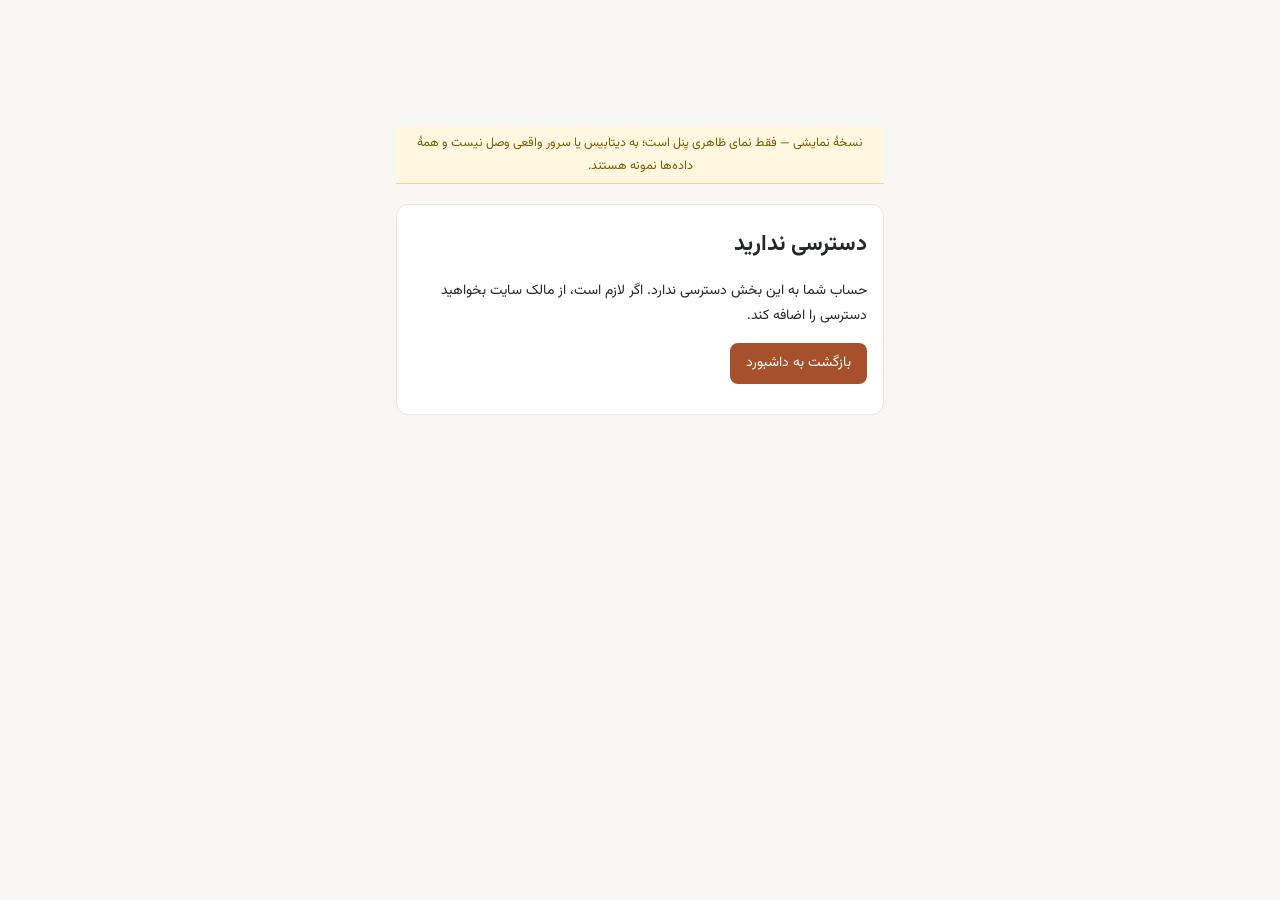
<file: forbidden.html>
<!doctype html><html lang="fa" dir="rtl"><head><meta charset="utf-8"><meta name="viewport" content="width=device-width,initial-scale=1"><meta name="robots" content="noindex,nofollow">
<title>دسترسی ندارید (نسخه نمایشی)</title><link rel="stylesheet" href="assets/css/admin.css">
<style>body.adm{max-width:520px;margin:14vh auto!important;padding:0 16px}</style>
</head>
<body class="adm">
<div class="demobar">نسخهٔ نمایشی — فقط نمای ظاهری پنل است؛ به دیتابیس یا سرور واقعی وصل نیست و همهٔ داده‌ها نمونه هستند.</div>
<div class="card" style="margin-top:20px">
  <h1>دسترسی ندارید</h1>
  <p>حساب شما به این بخش دسترسی ندارد. اگر لازم است، از مالک سایت بخواهید دسترسی را اضافه کند.</p>
  <p><a class="btn" href="index.html">بازگشت به داشبورد</a></p>
</div>
</body></html>
</file>
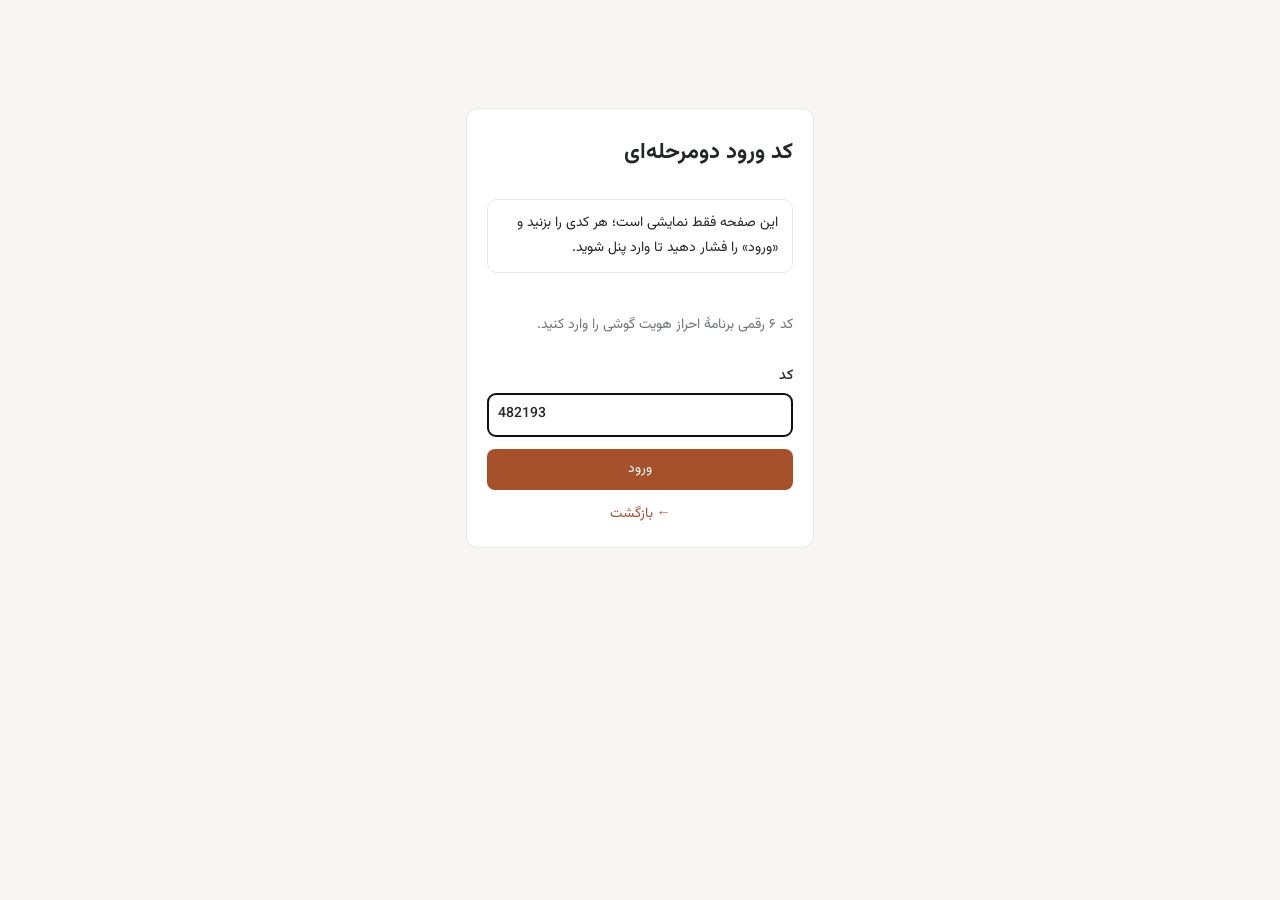
<file: login-2fa.html>
<!doctype html><html lang="fa" dir="rtl"><head><meta charset="utf-8"><meta name="viewport" content="width=device-width,initial-scale=1"><meta name="robots" content="noindex,nofollow">
<title>کد ورود | پنل مدیریت (نسخه نمایشی)</title><link rel="stylesheet" href="assets/css/admin.css"></head>
<body class="adm login"><form class="box" onsubmit="event.preventDefault();window.location.href='index.html'">
<h1>کد ورود دومرحله‌ای</h1>
<div class="flash">این صفحه فقط نمایشی است؛ هر کدی را بزنید و «ورود» را فشار دهید تا وارد پنل شوید.</div>
<p class="mut">کد ۶ رقمی برنامهٔ احراز هویت گوشی را وارد کنید.</p>
<label>کد<input required autofocus inputmode="numeric" autocomplete="one-time-code" maxlength="8" dir="ltr" value="482193"></label>
<button class="btn" type="submit">ورود</button>
<p class="mut" style="text-align:center;margin:0"><a href="login.html">← بازگشت</a></p>
</form></body></html>
</file>
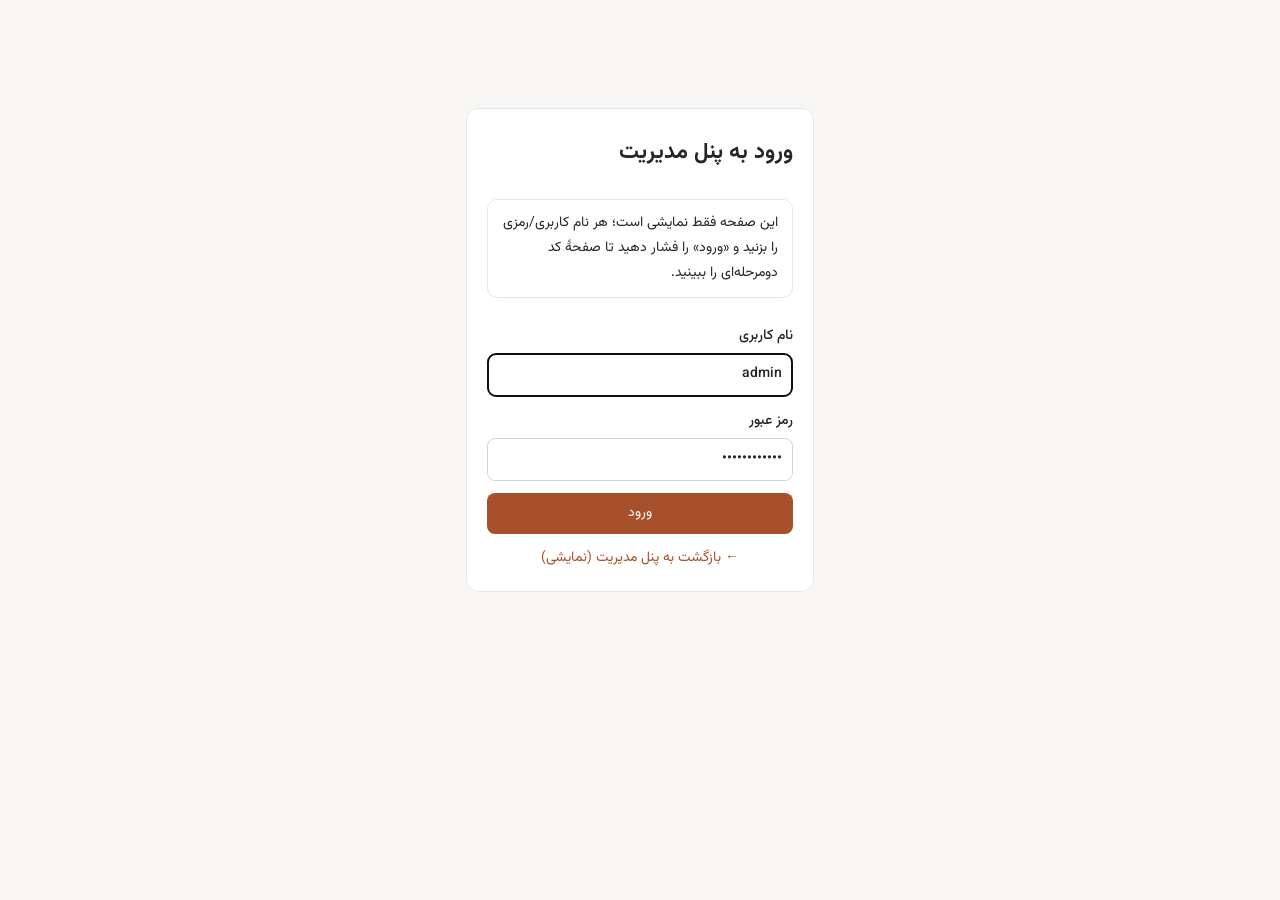
<file: login.html>
<!doctype html><html lang="fa" dir="rtl"><head><meta charset="utf-8"><meta name="viewport" content="width=device-width,initial-scale=1"><meta name="robots" content="noindex,nofollow">
<title>ورود مدیر (نسخه نمایشی)</title><link rel="stylesheet" href="assets/css/admin.css"></head>
<body class="adm login"><form class="box" onsubmit="event.preventDefault();window.location.href='login-2fa.html'">
<h1>ورود به پنل مدیریت</h1>
<div class="flash">این صفحه فقط نمایشی است؛ هر نام کاربری/رمزی را بزنید و «ورود» را فشار دهید تا صفحهٔ کد دومرحله‌ای را ببینید.</div>
<label>نام کاربری<input required autofocus autocomplete="username" maxlength="60" value="admin"></label>
<label>رمز عبور<input type="password" required autocomplete="current-password" maxlength="200" value="••••••••••••"></label>
<button class="btn" type="submit">ورود</button>
<p class="mut" style="text-align:center;margin:0"><a href="index.html">← بازگشت به پنل مدیریت (نمایشی)</a></p>
</form></body></html>
</file>
<file: assets/css/admin.css>
/* پنل مدیریت — سبک و ساده، راست‌چین */
@font-face{font-family:"Vazirmatn";src:url("../fonts/Vazirmatn-Variable.woff2") format("woff2");font-weight:100 900;font-display:swap}
/* نمای نمایشی/دمو: نوار بالای خیلی کم‌رنگ برای مشخص‌بودن اینکه این نسخه فقط نمای ظاهریه و به داده واقعی وصل نیست */
.demobar{background:#fff7e0;color:#7a5a00;border-bottom:1px solid #efd98a;padding:6px 16px;font-size:12.5px;text-align:center}
.sbtn{display:flex;align-items:center;gap:6px;background:none;border:1px solid var(--line);border-radius:8px;padding:5px 10px;cursor:pointer;color:var(--mute);font:inherit}
.view{display:none}.view.on{display:block}
:root{--brand:#A6512C;--brand-tint:#F3E6DD;--brand-border:#E3C3AE;--ink:#242824;--mute:#707770;--line:#E3EAE4;--bg:#F8F6F4;--err:#B3261E;--ok:#176B45}
*{box-sizing:border-box}
body.adm{margin:0;font-family:"Vazirmatn",Tahoma,sans-serif;background:var(--bg);color:var(--ink);font-size:14px;line-height:1.8;direction:rtl}
a{color:var(--brand);text-decoration:none}a:hover{text-decoration:underline}
h1{font-size:22px;margin:4px 0 14px;display:flex;gap:10px;align-items:center;flex-wrap:wrap}h1 small{color:var(--mute);font-weight:400;font-size:14px}
h2{font-size:16px;margin:0 0 8px}
.atop{background:#fff;border-bottom:1px solid var(--line);display:flex;gap:14px;align-items:center;padding:8px 16px;position:sticky;top:0;z-index:20}
.atop .grow{flex:1}.amenu{display:none;font-size:20px;background:none;border:0;cursor:pointer}
.alay{display:flex;align-items:flex-start;gap:0;min-height:calc(100vh - 50px)}
.aside{width:210px;flex:none;background:#fff;border-left:1px solid var(--line);padding:10px 0;position:sticky;top:50px;align-self:flex-start;min-height:calc(100vh - 50px)}
.navrow{display:flex;align-items:center}.navrow a{flex:1}.aside a{display:block;padding:9px 18px;color:var(--ink)}.aside a:hover{background:var(--bg);text-decoration:none}.aside a.on{background:var(--brand-tint);color:var(--brand);font-weight:700;border-right:3px solid var(--brand)}
.amain{flex:1;min-width:0;padding:18px 22px;max-width:1200px}
.card{background:#fff;border:1px solid var(--line);border-radius:12px;padding:16px;margin:0 0 16px}
.stack>*+*,.card.stack>*+*{margin-top:10px}.stack{display:flex;flex-direction:column;gap:12px}
.grid2{display:grid;grid-template-columns:1fr 1fr;gap:16px;align-items:start}.grid3{display:grid;grid-template-columns:repeat(3,1fr);gap:12px}
.card.grid2,.card.grid3{gap:12px 16px}.full{grid-column:1/-1}
label{display:flex;flex-direction:column;gap:4px;font-weight:500}
input,select,textarea{font:inherit;padding:8px 10px;border:1px solid #cfd8d1;border-radius:8px;background:#fff;color:var(--ink);width:100%}
input[type=checkbox],input[type=radio]{width:auto}input[type=color]{padding:2px;height:38px;width:70px}input.s{width:80px}input.warn{border-color:var(--err);background:#fdf0ef}
textarea{resize:vertical}select[multiple]{min-height:130px}
label.chk,.chk{flex-direction:row;align-items:center;gap:8px;font-weight:400}
.btn{display:inline-block;background:var(--brand);color:#fff;border:0;border-radius:8px;padding:8px 16px;font:inherit;cursor:pointer;width:auto;text-decoration:none}.btn:hover{opacity:.92;text-decoration:none}.btn.ghost{background:#fff;color:var(--brand);border:1px solid var(--brand)}
button.link{background:none;border:0;color:var(--brand);cursor:pointer;font:inherit;padding:0}button.danger{color:var(--err)}
.inline{display:flex;gap:10px;align-items:center;flex-wrap:wrap}.inline input,.inline select{width:auto;min-width:160px}.inline form{display:inline}
.bar{display:flex;gap:10px;margin-top:8px}
table{width:100%;border-collapse:collapse}th,td{padding:8px 10px;border-bottom:1px solid var(--line);text-align:right;vertical-align:middle}th{background:var(--bg);font-weight:600;white-space:nowrap}
.scroll{overflow-x:auto}td.act{white-space:nowrap}td.act form{display:inline;margin-inline-start:10px}
table input{padding:5px 8px}
.thumb{border-radius:6px;object-fit:cover;background:var(--bg);border:1px solid var(--line)}
.mut{color:var(--mute)}.ok{color:var(--ok)}.bad{color:var(--err)}
.flash{margin:0 0 14px;padding:11px 14px;border-radius:10px;border:1px solid var(--line);background:#fff}
.flash.ok{border-color:#b7dcc7;background:#eaf6ef;color:#14532d}.flash.err{border-color:#f0c4c0;background:#fdf0ef;color:#8a1f18}
.pill{display:inline-block;padding:1px 10px;border-radius:99px;background:var(--bg);border:1px solid var(--line);font-size:12px;white-space:nowrap}
.pill.s-paid,.pill.s-delivered{background:#eaf6ef;color:#14532d;border-color:#b7dcc7}.pill.s-pending_payment,.pill.s-payment_review{background:#fff7e0;color:#7a5a00;border-color:#efd98a}.pill.s-cancelled,.pill.s-expired{background:#f1f1f1;color:#666}.pill.s-processing,.pill.s-shipped{background:#e7f0fb;color:#1c4a85;border-color:#bcd3ef}
.stats{display:grid;grid-template-columns:repeat(auto-fit,minmax(160px,1fr));gap:12px;margin-bottom:16px}.stat{background:#fff;border:1px solid var(--line);border-radius:12px;padding:14px;color:var(--ink);display:block}.stat:hover{border-color:var(--brand);text-decoration:none}.stat b{display:block;font-size:26px;color:var(--brand)}.stat span{color:var(--mute);font-size:13px}
.pager{display:flex;gap:6px;flex-wrap:wrap;margin:6px 0}.pager a{padding:4px 11px;border:1px solid var(--line);border-radius:8px;background:#fff}.pager a.on{background:var(--brand);color:#fff;border-color:var(--brand)}
.imgs{display:flex;flex-direction:column;gap:8px;margin-bottom:10px}.imgrow{display:flex;gap:8px;align-items:center;flex-wrap:wrap}.imgrow input:not(.s):not([type=checkbox]){flex:1;min-width:140px}.imgrow select{width:auto}
.log{padding:0;margin:0;list-style:none}.log li{padding:4px 0;border-bottom:1px dashed var(--line)}
code{background:var(--bg);padding:1px 6px;border-radius:5px}
body.login{max-width:380px;margin:12vh auto!important;padding:0 16px}.box{background:#fff;border:1px solid var(--line);border-radius:12px;padding:20px;display:flex;flex-direction:column;gap:12px}
@media (max-width:860px){.amenu{display:block}.aside{position:fixed;inset:50px 0 0 auto;z-index:30;transform:translateX(105%);transition:transform .2s;width:240px;box-shadow:-4px 0 18px rgba(0,0,0,.12)}.aside{min-height:0;height:calc(100vh - 50px);height:calc(100dvh - 50px);overflow-y:auto;overscroll-behavior:contain;-webkit-overflow-scrolling:touch;padding-bottom:80px}.aside.open{transform:none}.aback{position:fixed;inset:50px 0 0 0;background:rgba(0,0,0,.35);z-index:29;opacity:0;pointer-events:none;transition:opacity .2s}.aback.open{opacity:1;pointer-events:auto}.aclose{display:flex;align-items:center;justify-content:space-between;padding:6px 18px 10px;border-bottom:1px solid var(--line);margin-bottom:6px;font-weight:700}.aclose button{background:var(--bg);border:0;border-radius:8px;width:36px;height:36px;font-size:20px;cursor:pointer}body.noscroll{overflow:hidden}.amain{padding:14px 12px}.grid2,.grid3{grid-template-columns:1fr}}

.qadd{display:grid;grid-template-columns:2fr 1fr 1fr auto;gap:10px;align-items:end;margin:6px 0}.qadd .btn{height:40px}
.swprev{display:flex;flex-wrap:wrap;gap:8px;margin:6px 0 4px}.swchip{display:inline-flex;align-items:center;gap:6px;border:1px solid var(--line);border-radius:999px;padding:2px 10px 2px 8px;background:#fff;font-size:13px}.swchip i{width:16px;height:16px;border-radius:50%;border:1px solid rgba(0,0,0,.2);display:inline-block}
.cfrow{border-bottom:1px dashed var(--line);padding-bottom:10px;margin-bottom:4px}
@media (max-width:860px){.qadd{grid-template-columns:1fr}}

/* راهنمای «؟» */
.hlp{display:inline-grid;place-items:center;width:20px;height:20px;margin:0 6px;border-radius:50%;border:1px solid #9bb5a6;background:#fff;color:var(--brand);font:700 12px/1 inherit;cursor:help;vertical-align:middle;padding:0;position:relative;flex:none}
.hlp::after{content:"";position:absolute;inset:-12px}.hlp:hover,.hlp:focus-visible,.hlp[aria-expanded=true]{background:var(--brand);color:#fff;border-color:var(--brand)}
.navrow .hlp{margin:0 8px 0 10px}
.hlp-pop{position:fixed;z-index:100;max-width:min(300px,calc(100vw - 20px));background:#16241c;color:#fff;padding:10px 12px;border-radius:10px;font-size:13.5px;line-height:1.8;box-shadow:0 6px 24px rgba(0,0,0,.3);pointer-events:none}
.hlp-pop[hidden]{display:none}
@media (hover:none){.hlp{width:26px;height:26px;font-size:14px}.hlp::after{inset:-10px}.hlp-pop{font-size:14.5px;pointer-events:auto}}
.ltxt{display:block}
.presets{display:flex;flex-wrap:wrap;gap:8px}.presets .btn{display:inline-flex;align-items:center;gap:6px}.presets i{width:14px;height:14px;border-radius:50%;display:inline-block;border:1px solid rgba(0,0,0,.15)}
.ngrp{border-top:1px solid var(--line);margin-top:4px}.ngrp>summary{cursor:pointer;list-style:none;padding:9px 18px;font-weight:700;color:var(--mute);font-size:13px;display:flex;justify-content:space-between;align-items:center;min-height:40px}.ngrp>summary::-webkit-details-marker{display:none}.ngrp>summary::after{content:'▾';transition:transform .15s}.ngrp:not([open])>summary::after{transform:rotate(90deg)}.ngrp>summary:hover{background:var(--bg)}
/* مدیران و نظرات */
.ulist{display:grid;gap:12px;margin:14px 0}
.ucard{background:#fff;border:1px solid var(--line,#e3eae4);border-radius:14px;padding:16px}
.uhead{display:flex;gap:14px;align-items:center}
.av{width:46px;height:46px;border-radius:50%;background:var(--brand);color:#fff;display:grid;place-items:center;font-weight:800;font-size:18px;flex:none}
.uinfo{display:grid;gap:6px}.chips{display:flex;flex-wrap:wrap;gap:6px}
.chip{display:inline-block;padding:2px 10px;border-radius:99px;background:#f1f4f2;border:1px solid #dfe7e1;font-size:12px}
.chip.owner{background:var(--brand-tint);border-color:var(--brand-border);color:var(--brand);font-weight:700}.chip.ok{background:#eaf6ef;border-color:#b7dcc7;color:#14532d}.chip.warn{background:#fff4e5;border-color:#f3d09a;color:#8a4b00}.chip.me{background:#e6eefb;border-color:#b9ccec;color:#1d3f7a}
.aedit{margin-top:12px;border-top:1px dashed #dfe7e1;padding-top:10px}.aedit summary{cursor:pointer;color:var(--brand);font-weight:700;margin-bottom:10px}
.permgrid{display:grid;grid-template-columns:repeat(auto-fit,minmax(220px,1fr));gap:10px}
.perm{display:flex;gap:10px;align-items:flex-start;border:1px solid #dfe7e1;border-radius:12px;padding:12px;cursor:pointer;background:#fafcfb}
.perm:has(input:checked){border-color:var(--brand);background:var(--brand-tint)}.perm small{display:block;color:#707770;margin-top:2px;line-height:1.7}
.tabsbar{display:flex;flex-wrap:wrap;gap:8px;margin:16px 0}.tabsbar a{padding:8px 14px;border-radius:99px;border:1px solid #dfe7e1;background:#fff;color:#333}.tabsbar a.on{background:var(--brand);color:#fff;border-color:var(--brand)}.tabsbar a.on .chip{color:#333}
.rv{margin-bottom:12px}.rvh{display:flex;flex-wrap:wrap;gap:8px;align-items:center}.stars{color:#e0a100;letter-spacing:1px;font-size:16px}
.rvb{margin:10px 0;line-height:2}.rvr{background:#f3f9f5;border-radius:10px;padding:10px;margin:8px 0}.rvact{display:flex;flex-wrap:wrap;gap:8px;margin:8px 0}.rvreply{display:flex;gap:8px;align-items:flex-end;flex-wrap:wrap}.rvreply label{flex:1;min-width:220px}
.perm{flex-direction:row!important;align-items:flex-start}.perm input[type=checkbox]{width:18px;height:18px;margin-top:3px;flex:none}.perm>span{display:block}.perm .hlp{margin-inline-start:auto}
.uinfo{justify-items:start}.ucard .chips{justify-content:flex-start}
.nocol{display:flex;font-size:12px;margin-top:4px;white-space:nowrap}
.specbox{display:grid;gap:8px}.specrow{display:grid;grid-template-columns:1fr 2fr;gap:8px;margin-bottom:6px}.specrow input{width:100%}
.cfhelp{background:var(--tint-2,#f3f8f5);border:1px solid var(--line,#dfe7e2);border-radius:10px;padding:12px 14px;line-height:2}.cfhelp ul{margin:6px 22px}.cfhelp p{margin:4px 0}
.rte{border:1px solid var(--line,#d9e2dc);border-radius:10px;background:#fff;overflow:hidden}.rte-bar{display:flex;flex-wrap:wrap;gap:4px;align-items:center;padding:8px;background:#f4f8f6;border-bottom:1px solid var(--line,#d9e2dc)}
.rte-b{border:1px solid #cfd9d3;background:#fff;border-radius:6px;padding:4px 9px;font:inherit;font-size:13px;cursor:pointer;min-width:30px}.rte-b:hover,.rte-b.on{background:var(--brand-tint);border-color:var(--brand)}.rte-s{border:1px solid #cfd9d3;border-radius:6px;padding:4px;font:inherit;font-size:13px;background:#fff;width:auto}
.rte-sep{width:1px;height:22px;background:#cfd9d3;margin:0 4px}.rte-area{padding:14px;outline:none;line-height:2;max-width:none}.rte-area:focus{box-shadow:inset 0 0 0 2px rgba(166,81,44,.2)}.rte-area img{max-width:100%;height:auto}.rte-area h2{font-size:20px;margin:14px 0 6px}.rte-area h3{font-size:17px;margin:12px 0 4px}.rte-area blockquote{border-inline-start:4px solid var(--brand);padding:4px 12px;margin:8px 0;background:#f4f8f6}
/* پیش‌نمایش گالری چند عکس پشت‌سرهم در ویرایشگر، هماهنگ با نمایش نهایی در سایت */
.rte-area p:has(> img + img){display:grid;gap:6px;margin-bottom:8px}
.rte-area p:has(> img + img) img{width:100%;height:100%;max-width:none;object-fit:cover;aspect-ratio:1/1;margin:0}
.rte-area p:has(> img + img):not(:has(> img + img + img)){grid-template-columns:1fr 1fr}
.rte-area p:has(> img + img + img):not(:has(> img + img + img + img)){grid-template-columns:1.4fr 1fr;grid-template-rows:1fr 1fr}
.rte-area p:has(> img + img + img) img:first-child{grid-row:1/3;aspect-ratio:auto;height:100%}
.rte-area p:has(> img + img + img + img){grid-template-columns:1fr 1fr}
.rte-src{width:100%;min-height:260px;border:0;padding:12px;font-family:monospace;font-size:13px}
.asearch{position:relative;flex:1;max-width:420px;margin:0 12px}.asearch input{width:100%;padding:7px 12px;border-radius:999px;border:1px solid #cfd9d3;background:#f4f8f6;color:inherit;font:inherit;font-size:13px}.asearch input::placeholder{color:#6b7a72}
.asr{position:absolute;inset-inline:0;top:calc(100% + 6px);background:#fff;color:#222;border:1px solid #d9e2dc;border-radius:12px;box-shadow:0 12px 30px rgba(0,0,0,.18);z-index:60;max-height:70vh;overflow:auto}.asr a{display:block;padding:9px 14px;border-bottom:1px solid #eef2ef;color:#1d2a24}.asr a b{display:block;font-size:14px}.asr a small{color:#6b7a72;font-size:12px}.asr a.on,.asr a:hover{background:#e8f4ee}.asr p{padding:12px 14px;margin:0}
@media(max-width:700px){.asearch{order:5;flex-basis:100%;max-width:none;margin:6px 0 0}.atop{flex-wrap:wrap}}

.draftnote{display:flex;flex-wrap:wrap;align-items:center;gap:8px;background:#eef7f0;border:1px solid #cfe5d5;color:#1b5e36;border-radius:10px;padding:8px 12px;margin-bottom:10px;font-size:14px;position:sticky;top:58px;z-index:15;box-shadow:0 2px 10px rgba(0,0,0,.08)}.draftnote .sm{padding:4px 10px;font-size:13px}.draftx{margin-inline-start:auto;background:none;border:0;font-size:20px;cursor:pointer;color:inherit}
.aclose{display:none}@media (max-width:860px){.aclose{display:flex}}
.gwrow{display:flex;flex-wrap:wrap;align-items:center;gap:12px;justify-content:space-between;border-bottom:1px solid var(--line);padding:8px 0}
.gwrow .chk{flex:1 1 260px}
.gwmin{display:flex;align-items:center;gap:6px;font-size:13px;flex:0 0 auto}
.gwmin input{width:130px}
.ddet summary{cursor:pointer;list-style:none;display:flex;align-items:center;gap:8px}
.ddet summary::-webkit-details-marker{display:none}
.ddet summary h2{margin:0;display:flex;align-items:center;gap:8px}
.ddet summary h2::before{content:'\25B8';font-size:13px;color:var(--mute,#8a93a3);transition:transform .15s;display:inline-block}
.ddet[open] summary h2::before{transform:rotate(90deg)}
.newimgs{display:flex;flex-direction:column;gap:8px;margin:10px 0}
.newimg-ph{width:70px;height:70px;border:1px dashed var(--line);border-radius:8px;display:grid;place-items:center;font-size:11px;color:var(--mute,#8a93a3);flex:none}
.newimg img{border-radius:8px;object-fit:cover;flex:none}
.btn.sm{padding:5px 10px;font-size:12.5px}
.relbar{display:flex;gap:12px;align-items:center;flex-wrap:wrap;margin-bottom:8px}
.relbar input[type=search]{flex:1;min-width:180px}
.relgrid{display:grid;grid-template-columns:repeat(auto-fill,minmax(160px,1fr));gap:8px;max-height:360px;overflow-y:auto;border:1px solid var(--line);border-radius:10px;padding:8px}
.relitem{display:flex;align-items:center;gap:8px;padding:6px;border-radius:8px;font-size:13px;cursor:pointer}
.relitem:hover{background:var(--bg,#f6f7f9)}
.relitem img{border-radius:6px;object-fit:cover;flex:none;background:#fafbfc}
.relitem input{flex:none}
.relitem.relhide{display:none}
</file>
